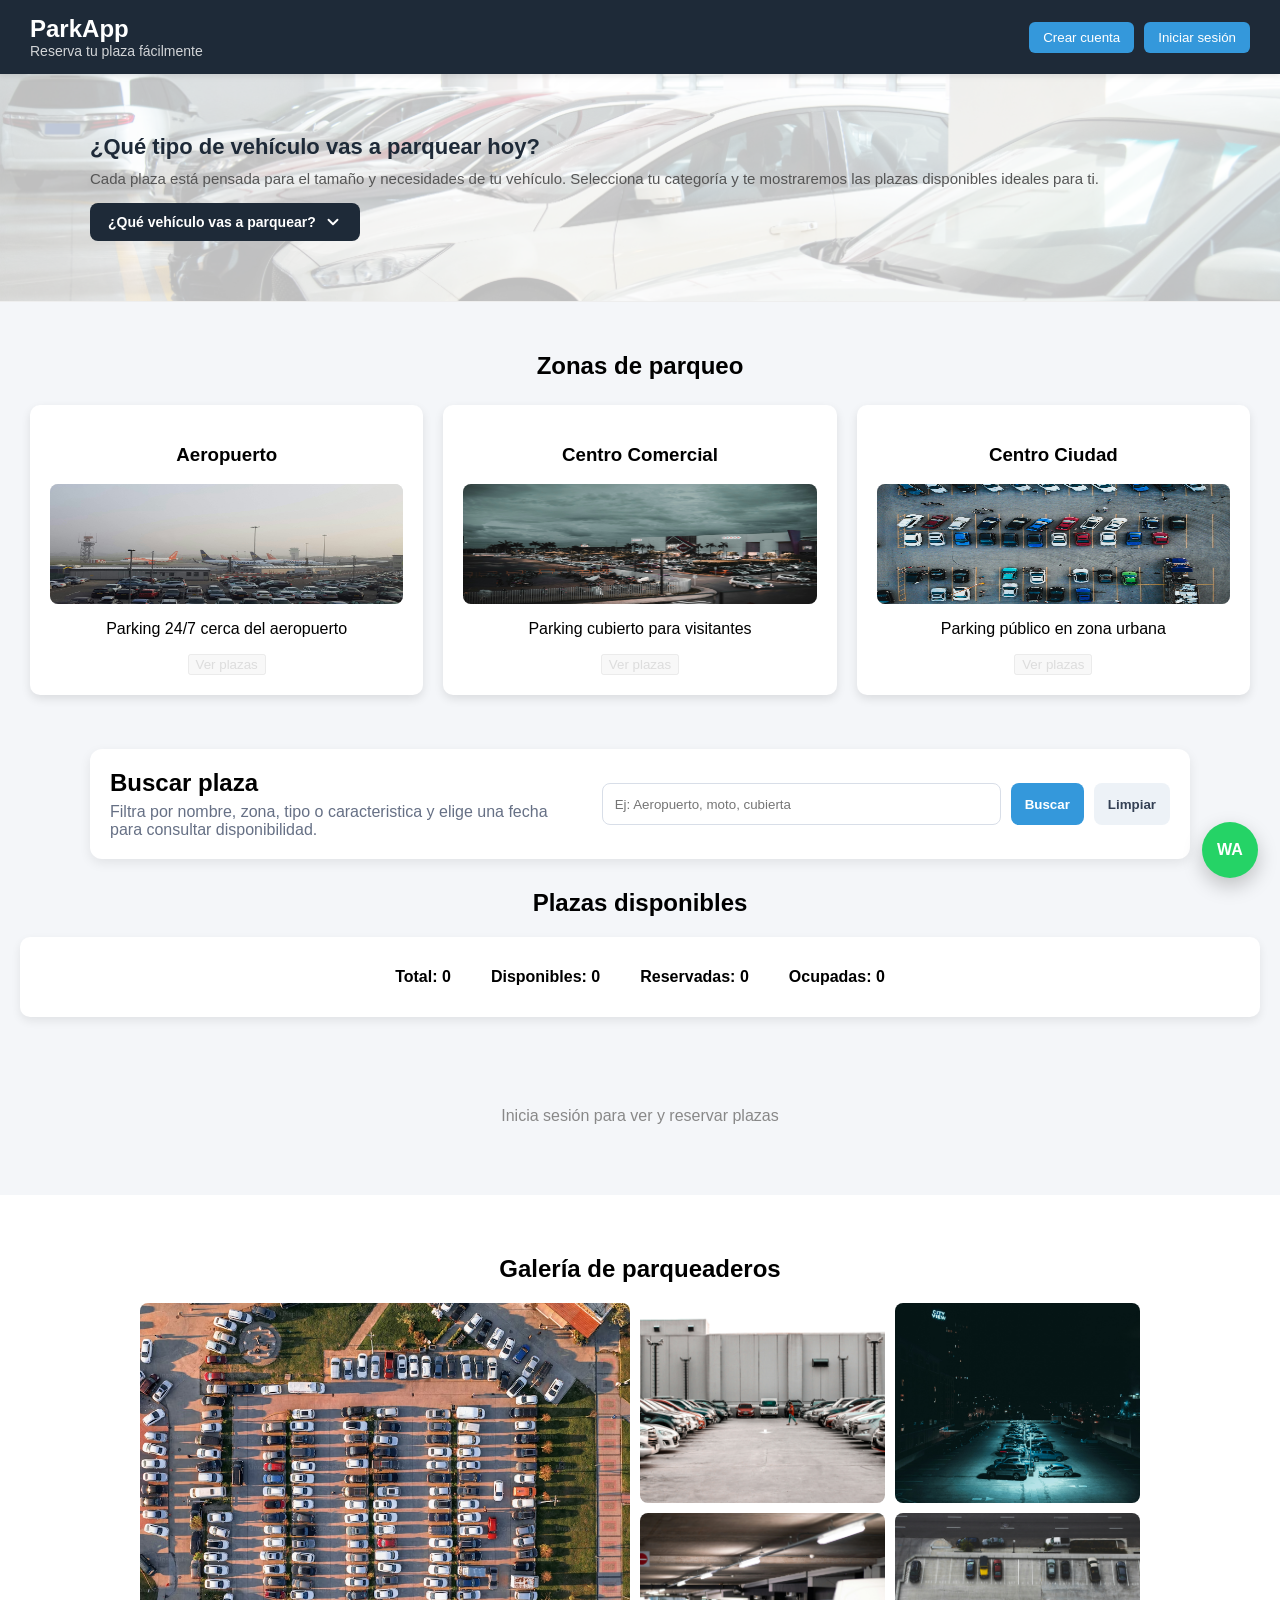
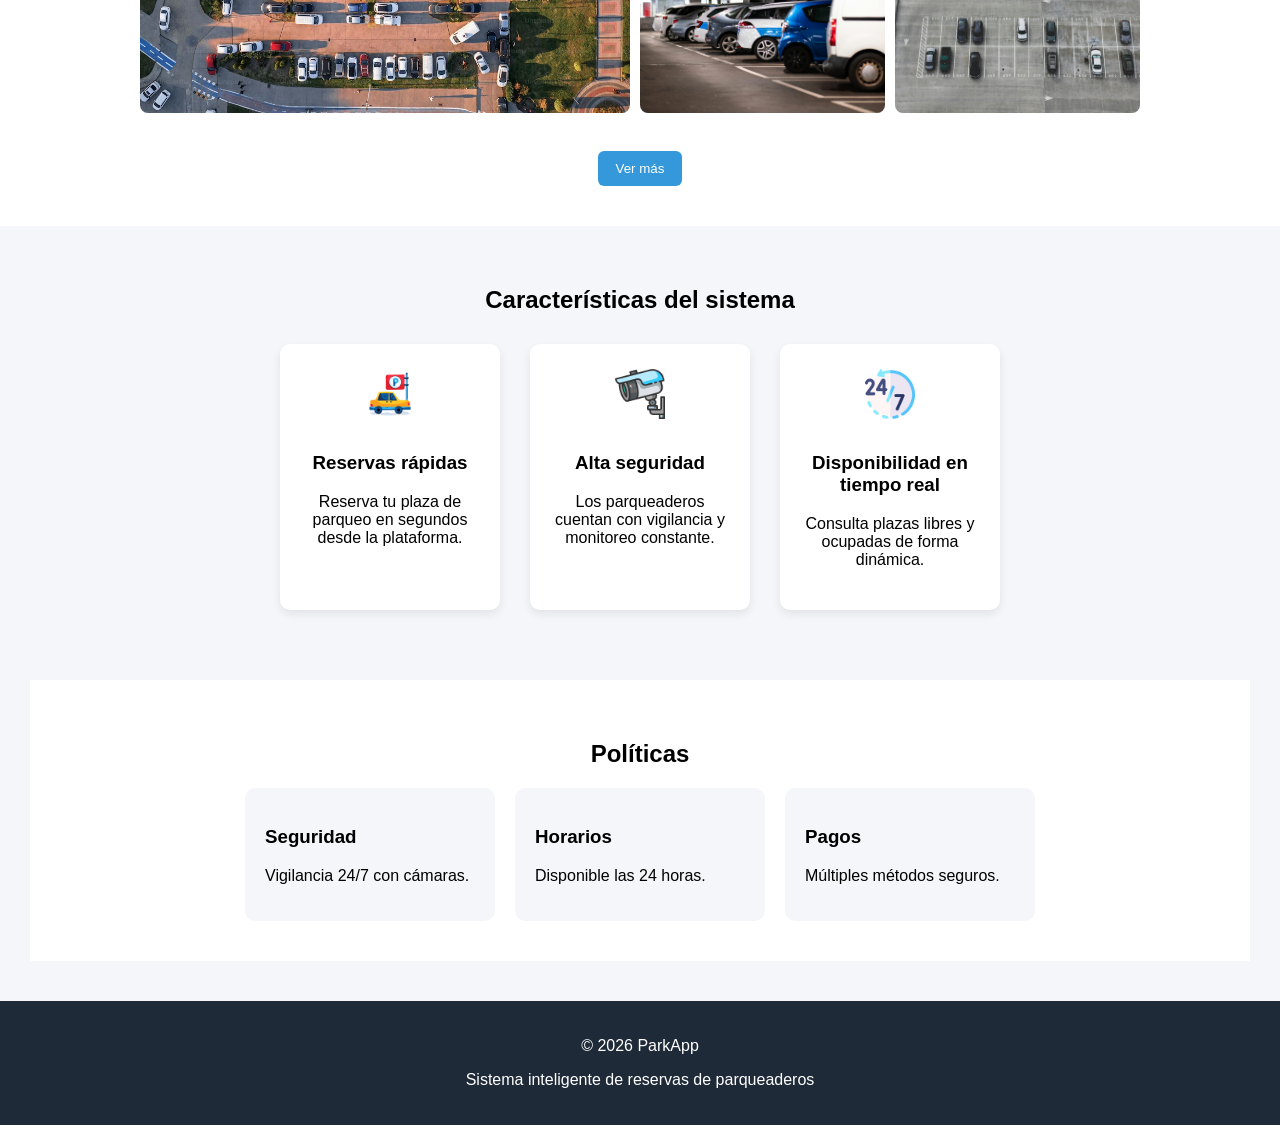
<file: Frontend/index.html>
<!DOCTYPE html>
<html lang="es">
<head>
<meta charset="UTF-8">
<meta name="viewport" content="width=device-width, initial-scale=1.0">
<title>ParkApp</title>
<link rel="stylesheet" href="./css/styles.css">
</head>

<body>

<!-- HEADER -->
<header class="header">
  <div class="header-left">
    <h1 class="logo">ParkApp</h1>
    <p class="lema">Reserva tu plaza fácilmente</p>
  </div>

  <div class="header-right" id="headerBtns">
    <button class="btn-header" id="btnHeaderCrear">Crear cuenta</button>
    <button class="btn-header" id="btnHeaderLogin">Iniciar sesión</button>
  </div>

<div class="header-right" id="headerUser" style="display:none;">
    <div id="usuarioInfo">
      <div class="avatar"></div>
      <span id="usuarioActual"></span>
    </div>
    <button class="btn-header" id="btnAdminPanel" style="display:none; background:#8e44ad;">Panel Admin</button>
    
    <div style="position: relative; display: inline-block;">
        <button class="btn-header" id="btnBandeja">Bandeja</button>
        <span id="badge-notif" class="badge-notif" style="display: none;">0</span>
    </div>

    <button class="btn-header" id="btnLogout">Cerrar sesión</button>
</div>
</header>

<!-- SECCION DESCRIPCION + CTA VEHICULOS -->
<section class="vehiculos-cta">
  <div class="vehiculos-cta-inner">
    <div class="vehiculos-cta-texto">
      <h2 class="vehiculos-cta-titulo">¿Qué tipo de vehículo vas a parquear hoy?</h2>
      <p class="vehiculos-cta-desc">
        Cada plaza está pensada para el tamaño y necesidades de tu vehículo.
        Selecciona tu categoría y te mostraremos las plazas disponibles ideales para ti.
      </p>
      <button class="btn-ver-categorias" id="btnVerCategorias">
        <span>¿Qué vehículo vas a parquear?</span>
        <svg width="18" height="18" viewBox="0 0 24 24" fill="none" stroke="currentColor" stroke-width="2.5" stroke-linecap="round" stroke-linejoin="round"><path d="M6 9l6 6 6-6"/></svg>
      </button>
    </div>
    <div class="vehiculos-cta-icon" aria-hidden="true"></div>
  </div>
</section>

<!-- AVISO LOGIN (visible cuando se abre categorías sin sesión) -->
<div id="avisoLoginCategorias" style="display:none;">
  <div class="aviso-login-banner">
    <span class="aviso-login-icono"></span>
    <div class="aviso-login-texto">
      <strong>Inicia sesión para continuar</strong>
      <span>Necesitas una cuenta activa para seleccionar tu vehículo y reservar una plaza.</span>
    </div>
    <button class="aviso-login-btn" id="btnAvisoLogin">Iniciar sesión</button>
  </div>
</div>

<!-- CATEGORIAS (ocultas por defecto) -->
<section class="categorias" id="seccionCategorias" style="display:none;">
  <h2>Categorías de vehículos</h2>
  <div id="contenedorCategorias" class="categoria-container"></div>
</section>
<!-- ZONAS -->
<section class="zonas">
  <h2 class="titulo-zonas">Zonas de parqueo</h2>
  <div class="zonas-container">
    <div class="zona-card">
      <h3>Aeropuerto</h3>
      <div class="zona-img">
        <img class="zona-img" src="img/airport.jpg" alt="Aeropuerto">
      </div>
      <p>Parking 24/7 cerca del aeropuerto</p>
      <button class="btn-zona">Ver plazas</button>
    </div>
    <div class="zona-card">
      <h3>Centro Comercial</h3>
      <div class="zona-img">
        <img class="zona-img" src="img/mall.jpg" alt="Centro Comercial">
      </div>
      <p>Parking cubierto para visitantes</p>
      <button class="btn-zona">Ver plazas</button>
    </div>
    <div class="zona-card">
      <h3>Centro Ciudad</h3>
      <div class="zona-img">
        <img class="zona-img" src="img/central.jpg" alt="Centro Ciudad">
      </div>
      <p>Parking público en zona urbana</p>
      <button class="btn-zona">Ver plazas</button>
    </div>
  </div>
</section>

<!-- BUSCADOR -->
<section class="buscador-reservas">
  <div class="buscador-inner">
    <div>
      <h2>Buscar plaza</h2>
      <p>Filtra por nombre, zona, tipo o caracteristica y elige una fecha para consultar disponibilidad.</p>
    </div>
    <div class="buscador-controles">
      <div class="buscador-campo">
        <input type="search" id="buscarPlaza" list="sugerenciasPlazas" placeholder="Ej: Aeropuerto, moto, cubierta">
        <datalist id="sugerenciasPlazas"></datalist>
      </div>
      <button id="btnBuscarPlaza" class="btn-buscar-plaza">Buscar</button>
      <button id="btnLimpiarBusqueda" class="btn-limpiar-busqueda">Limpiar</button>
    </div>
  </div>
</section>

<!-- FECHA DE RESERVA -->
<div id="fechaReservaContainer">
  <div class="fecha-wrapper">
    <label for="fechaReserva">Fecha de reserva:</label>
    <input type="date" id="fechaReserva">
    <span id="fechaError" class="fecha-error">Debes seleccionar una fecha antes de reservar</span>
  </div>
</div>

<!-- CONTADOR -->
<h2 class="titulo-plazas">Plazas disponibles</h2>
<button id="btnVolver" class="btn-volver">← Volver a ver todas las plazas</button>
<section class="contador">
  <p>Total: <span id="totalPlazas">0</span></p>
  <p>Disponibles: <span id="plazasLibres">0</span></p>
  <p>Reservadas: <span id="plazasReservadas">0</span></p>
  <p>Ocupadas: <span id="plazasOcupadas">0</span></p>
</section>

<section id="misReservasSection" style="display:none;">
  <div class="mis-reservas-wrapper">
    <div class="mis-reservas-header">
      <span class="mis-reservas-icono">🅿️</span>
      <div>
        <h2 class="mis-reservas-titulo">Mis Reservas</h2>
        <p class="mis-reservas-subtitulo">Tus plazas reservadas activas</p>
      </div>
    </div>
    <div id="misReservas" class="mis-reservas-grid"></div>
  </div>
</section>

<!-- PLAZAS -->
<section id="parkingContainer"></section>

<!-- MODAL DETALLE PLAZA -->
<div id="modalDetallePlaza" class="modal">
  <div class="modal-contenido modal-detalle-plaza">
    <span class="cerrar" id="cerrarDetallePlaza">&times;</span>
    <div id="detallePlazaContenido"></div>
  </div>
</div>

<!-- GALERIA -->
<section class="galeria">
  <h2>Galería de parqueaderos</h2>
  <div class="galeria-grid">
    <img class="galeria-principal" src="img/gallery/parking1.jpg" alt="Parqueadero principal">
    <img src="img/gallery/parking2.jpg" alt="Parqueadero 2">
    <img src="img/gallery/parking3.jpg" alt="Parqueadero 3">
    <img src="img/gallery/parking4.jpg" alt="Parqueadero 4">
    <img src="img/gallery/parking5.jpg" alt="Parqueadero 5">
  </div>
  <br>
  <a href="galeria.html"><button class="btn-galeria">Ver más</button></a>
</section>

<!-- CARACTERISTICAS -->
<section class="caracteristicas">
  <h2>Características del sistema</h2>
  <div class="caracteristicas-container">
    <div class="caracteristica">
      <img src="img/reserva.png" alt="Reserva">
      <h3>Reservas rápidas</h3>
      <p>Reserva tu plaza de parqueo en segundos desde la plataforma.</p>
    </div>
    <div class="caracteristica">
      <img src="img/seguridad.png" alt="Seguridad">
      <h3>Alta seguridad</h3>
      <p>Los parqueaderos cuentan con vigilancia y monitoreo constante.</p>
    </div>
    <div class="caracteristica">
      <img src="img/tiempo-real.png" alt="Disponibilidad">
      <h3>Disponibilidad en tiempo real</h3>
      <p>Consulta plazas libres y ocupadas de forma dinámica.</p>
    </div>
  </div>
</section>

<!-- POLITICAS -->
<section class="politicas">
  <h2>Políticas</h2>
  <div class="politicas-container">
    <div class="politica">
      <h3>Seguridad</h3>
      <p>Vigilancia 24/7 con cámaras.</p>
    </div>
    <div class="politica">
      <h3>Horarios</h3>
      <p>Disponible las 24 horas.</p>
    </div>
    <div class="politica">
      <h3>Pagos</h3>
      <p>Múltiples métodos seguros.</p>
    </div>
  </div>
</section>

<!-- NOTIFICACION -->
<div id="notificacion"></div>

<!-- MODAL CREAR CUENTA -->
<div id="modalCrear" class="modal">
  <div class="modal-contenido">
    <span class="cerrar" data-modal="modalCrear">&times;</span>
    <h2>Crear Cuenta</h2>
    <input type="text" id="nombreCrear" placeholder="Nombre">
    <input type="email" id="emailCrear" placeholder="Email">
    <input type="password" id="passCrear" placeholder="Contraseña">
    <select id="rolCrear">
      <option value="cliente">Cliente</option>
      <option value="admin">Administrador</option>
    </select>
    <button id="btnCrearCuenta">Crear Cuenta</button>
  </div>
</div>

<!-- MODAL INICIAR SESIÓN -->
<div id="modalLogin" class="modal">
  <div class="modal-contenido">
    <span class="cerrar" data-modal="modalLogin">&times;</span>
    <h2>Iniciar Sesión</h2>
    <input type="text" id="emailLogin" placeholder="Email o usuario">
    <input type="password" id="passLogin" placeholder="Contraseña">
    <button id="btnLogin">Iniciar Sesión</button>
  </div>
</div>

<footer class="footer">
  <p>© 2026 ParkApp</p>
  <p>Sistema inteligente de reservas de parqueaderos</p>
</footer>

<a class="btn-whatsapp" href="https://wa.me/573126857315?text=Hola%2C%20quiero%20informacion%20sobre%20una%20reserva%20de%20parqueadero" target="_blank" rel="noopener" aria-label="Contactar por WhatsApp">WA</a>

<script type="module" src="js/main.js"></script>

<script>
  // Toggle categorías: muestra aviso si no hay sesión, categorías si hay sesión
  document.getElementById("btnVerCategorias").addEventListener("click", function () {
    const seccion   = document.getElementById("seccionCategorias");
    const aviso     = document.getElementById("avisoLoginCategorias");
    const btn       = document.getElementById("btnVerCategorias");
    const abierto   = btn.classList.contains("activo");
    const haySession = !!localStorage.getItem("usuarioActual");

    if (abierto) {
      // Cerrar todo
      seccion.style.display = "none";
      aviso.style.display   = "none";
      btn.classList.remove("activo");
    } else {
      btn.classList.add("activo");
      if (!haySession) {
        aviso.style.display   = "block";
        seccion.style.display = "none";
        aviso.scrollIntoView({ behavior: "smooth", block: "center" });
      } else {
        aviso.style.display   = "none";
        seccion.style.display = "block";
        seccion.scrollIntoView({ behavior: "smooth", block: "start" });
      }
    }
  });

  // Botón "Iniciar sesión" del banner abre el modal
  document.getElementById("btnAvisoLogin").addEventListener("click", function () {
    document.getElementById("modalLogin").style.display = "flex";
  });

  // Cuando el usuario inicia sesión, ocultar aviso y mostrar categorías
  window.addEventListener("storage", function (e) {
    if (e.key === "usuarioActual" && e.newValue) {
      document.getElementById("avisoLoginCategorias").style.display = "none";
      const btn = document.getElementById("btnVerCategorias");
      if (btn.classList.contains("activo")) {
        document.getElementById("seccionCategorias").style.display = "block";
      }
    }
  });
</script>

<!-- ════════════ HU19: NOTIFICACIONES ════════════ -->
 
<!-- Notificación azul: correo enviado (aparece arriba al centro) -->
<div id="notifCorreo"></div>
 
<!-- Notificación roja: alerta de acción no permitida (abajo a la derecha) -->
<div id="notifHU19"></div>
 
 
<!-- ════════════ HU19: MODAL CONFIRMACIÓN ANTES DE RESERVAR ════════════ -->
<div id="modalConfirmacion" class="modal">
  <div class="modal-contenido">
    <h2>🅿️ Confirmar Reserva</h2>
 
    <!-- Aquí se llena dinámicamente con info de la plaza -->
    <div id="confirmInfoBox" class="info-confirmacion"></div>
 
    <div style="display:flex; justify-content:center; gap:12px; margin-top:10px;">
      <button id="btnConfirmarReserva" class="btn-ok">✅ Sí, reservar</button>
      <button id="btnCancelarConfirmacion" class="btn-no">❌ No, volver</button>
    </div>
  </div>
</div>
 
 
<!-- ════════════ HU19: MODAL BANDEJA DE SALIDA FAKE ════════════ -->

<div id="modalBandeja" class="modal">
  <div class="modal-contenido">
    <span class="cerrar" id="cerrarBandeja">&times;</span>
    <h2> Bandeja de mensajes</h2>
    <button id="btnLimpiarBandeja" class="btn-limpiar">
     Limpiar bandeja
     </button>

    <div id="listaMensajes"></div>
  </div>
</div>

<!-- ════════════ HU19: SCRIPT  ════════════ -->

</body>
</html>
</file>
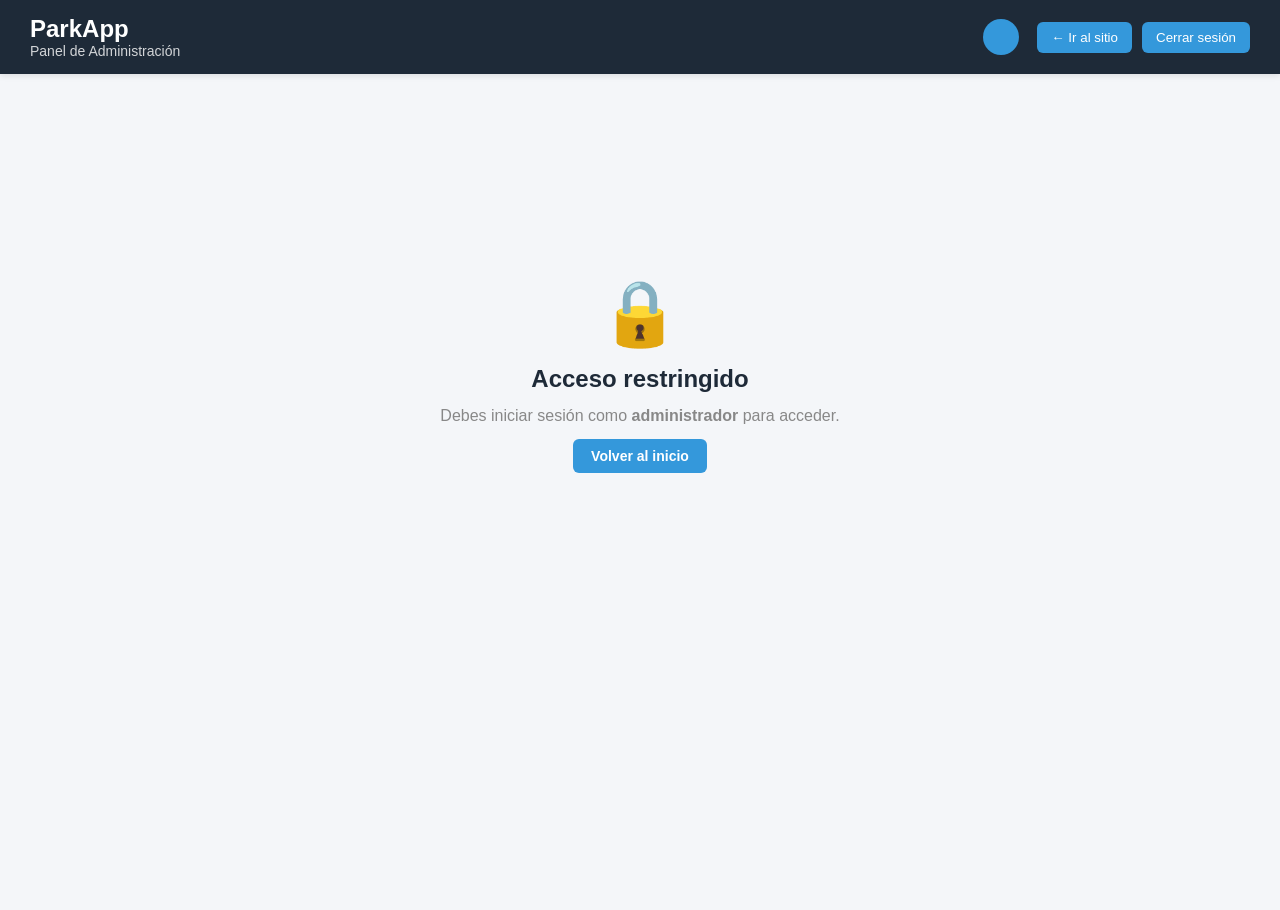
<file: Frontend/admin.html>
<!DOCTYPE html>

<html lang="es">
<head>
<meta charset="UTF-8">
<meta name="viewport" content="width=device-width, initial-scale=1.0">
<title>ParkApp — Panel Admin</title>
<link rel="stylesheet" href="./css/styles.css">
<style>
.mobile-bloqueado {
  display: none; position: fixed; top: 0; left: 0;
  width: 100%; height: 100%; background: #1e2a38; color: white;
  flex-direction: column; align-items: center; justify-content: center;
  z-index: 99999; gap: 16px; text-align: center; padding: 30px;
}
.mobile-bloqueado .icono { font-size: 60px; }
.mobile-bloqueado h2 { margin: 0; font-size: 22px; }
.mobile-bloqueado p  { margin: 0; color: rgba(255,255,255,0.6); font-size: 15px; }
@media (max-width: 768px) { .mobile-bloqueado { display: flex; } }
.admin-wrapper { display: flex; min-height: calc(100vh - 64px); }
.sidebar {
  width: 240px; min-width: 240px; background: #1e2a38; color: white;
  display: flex; flex-direction: column; padding-top: 20px;
  position: sticky; top: 64px; height: calc(100vh - 64px); overflow-y: auto;
}
.sidebar-section {
  padding: 8px 20px 4px 20px; font-size: 11px;
  text-transform: uppercase; letter-spacing: 1.2px;
  color: rgba(255,255,255,0.4); margin-top: 10px;
}
.sidebar-item {
  display: flex; align-items: center; gap: 12px;
  padding: 12px 20px; cursor: pointer;
  transition: background 0.2s; font-size: 14px;
  color: rgba(255,255,255,0.75); border-left: 3px solid transparent;
}
.sidebar-item:hover { background: rgba(255,255,255,0.07); color: white; }
.sidebar-item.activo { background: rgba(52,152,219,0.18); border-left: 3px solid #3498db; color: white; font-weight: bold; }
.sidebar-item .icon { font-size: 18px; width: 22px; text-align: center; }
.admin-main { flex: 1; padding: 30px; background: #f4f6f9; overflow-y: auto; }
.admin-page { display: none; }
.admin-page.visible { display: block; }
.page-title { font-size: 22px; font-weight: bold; color: #1e2a38; margin-bottom: 6px; }
.page-subtitle { color: #888; font-size: 14px; margin-bottom: 24px; }
.kpi-grid { display: grid; grid-template-columns: repeat(auto-fit, minmax(180px, 1fr)); gap: 16px; margin-bottom: 28px; }
.kpi-card { background: white; border-radius: 10px; padding: 20px; box-shadow: 0 2px 8px rgba(0,0,0,0.07); display: flex; flex-direction: column; gap: 6px; border-top: 4px solid #3498db; }
.kpi-card.verde    { border-top-color: #27ae60; }
.kpi-card.amarillo { border-top-color: #f1c40f; }
.kpi-card.rojo     { border-top-color: #e74c3c; }
.kpi-card.azul     { border-top-color: #3498db; }
.kpi-card.morado   { border-top-color: #8e44ad; }
.kpi-label { font-size: 12px; color: #888; text-transform: uppercase; letter-spacing: 0.8px; }
.kpi-valor { font-size: 32px; font-weight: bold; color: #1e2a38; }
.kpi-desc  { font-size: 12px; color: #aaa; }
.tabla-wrapper { background: white; border-radius: 10px; box-shadow: 0 2px 8px rgba(0,0,0,0.07); overflow: hidden; margin-bottom: 24px; }
.tabla-header { display: flex; justify-content: space-between; align-items: center; padding: 16px 20px; border-bottom: 1px solid #eee; }
.tabla-titulo { font-weight: bold; color: #1e2a38; font-size: 15px; }
.tabla-buscar { padding: 7px 12px; border: 1px solid #ddd; border-radius: 6px; font-size: 13px; outline: none; width: 200px; }
.tabla-buscar:focus { border-color: #3498db; }
table { width: 100%; border-collapse: collapse; font-size: 14px; }
thead tr { background: #f8f9fa; }
th { text-align: left; padding: 12px 16px; font-size: 12px; text-transform: uppercase; letter-spacing: 0.7px; color: #888; border-bottom: 1px solid #eee; }
td { padding: 12px 16px; border-bottom: 1px solid #f0f0f0; color: #444; }
tbody tr:hover { background: #fafbfc; }
tbody tr:last-child td { border-bottom: none; }
.badge { display: inline-block; padding: 3px 10px; border-radius: 20px; font-size: 12px; font-weight: bold; }
.badge-disponible { background: #eafaf1; color: #27ae60; border: 1px solid #27ae60; }
.badge-reservado  { background: #fef9e7; color: #d4ac0d; border: 1px solid #f1c40f; }
.badge-CONFIRMED  { background: #fef9e7; color: #d4ac0d; border: 1px solid #f1c40f; }
.badge-ocupado    { background: #fdf2f2; color: #e74c3c; border: 1px solid #e74c3c; }
.badge-admin      { background: #eaf0fb; color: #2980b9; border: 1px solid #3498db; }
.badge-cliente    { background: #f5f5f5; color: #666; border: 1px solid #ccc; }
.badge-CANCELLED  { background: #fdf2f2; color: #e74c3c; border: 1px solid #e74c3c; }
.btn-accion { padding: 5px 11px; border: none; border-radius: 5px; font-size: 12px; font-weight: bold; cursor: pointer; margin-right: 4px; transition: opacity 0.2s; }
.btn-accion:hover { opacity: 0.8; }
.btn-liberar  { background: #27ae60; color: white; }
.btn-editar   { background: #3498db; color: white; }
.btn-eliminar { background: #e74c3c; color: white; }
.btn-rol      { background: #8e44ad; color: white; }
.filtros-bar { display: flex; gap: 10px; flex-wrap: wrap; margin-bottom: 16px; }
.filtro-select { padding: 7px 12px; border: 1px solid #ddd; border-radius: 6px; font-size: 13px; background: white; cursor: pointer; outline: none; }
.filtro-select:focus { border-color: #3498db; }
.section-header { display: flex; justify-content: space-between; align-items: flex-end; margin-bottom: 20px; flex-wrap: wrap; gap: 12px; }
.btn-nuevo { padding: 9px 18px; background: #3498db; color: white; border: none; border-radius: 6px; font-weight: bold; cursor: pointer; font-size: 14px; }
.btn-nuevo:hover { background: #2980b9; }
.modal-admin { display: none; position: fixed; top: 0; left: 0; width: 100%; height: 100%; background: rgba(0,0,0,0.5); z-index: 10000; justify-content: center; align-items: center; }
.modal-admin.abierto { display: flex; }
.modal-admin-contenido { background: white; border-radius: 12px; padding: 32px; width: 420px; max-width: 95vw; position: relative; box-shadow: 0 10px 40px rgba(0,0,0,0.2); }
.modal-admin-contenido h3 { margin: 0 0 20px 0; color: #1e2a38; font-size: 18px; }
.form-grupo { display: flex; flex-direction: column; gap: 4px; margin-bottom: 14px; }
.form-grupo label { font-size: 13px; font-weight: bold; color: #555; }
.form-grupo input, .form-grupo select, .form-grupo textarea { padding: 9px 12px; border: 1px solid #ddd; border-radius: 6px; font-size: 14px; outline: none; font-family: inherit; }
.form-grupo input:focus, .form-grupo select:focus, .form-grupo textarea:focus { border-color: #3498db; }
.form-acciones { display: flex; justify-content: flex-end; gap: 10px; margin-top: 20px; }
.btn-cancelar-modal { padding: 9px 18px; background: #f0f0f0; border: none; border-radius: 6px; cursor: pointer; font-size: 14px; }
.btn-guardar-modal { padding: 9px 18px; background: #3498db; color: white; border: none; border-radius: 6px; cursor: pointer; font-size: 14px; font-weight: bold; }
.btn-guardar-modal:hover { background: #2980b9; }
.modal-cerrar-x { position: absolute; top: 14px; right: 18px; font-size: 22px; cursor: pointer; color: #aaa; line-height: 1; }
.modal-cerrar-x:hover { color: #333; }
.caract-tags { display: flex; flex-wrap: wrap; gap: 6px; margin-top: 6px; }
.caract-tag { background: #eaf0fb; color: #2980b9; border: 1px solid #3498db; border-radius: 20px; padding: 3px 10px; font-size: 12px; font-weight: bold; }
.caract-tag-none { color: #aaa; font-size: 12px; font-style: italic; }
.caract-check-list { display: flex; flex-direction: column; gap: 8px; max-height: 180px; overflow-y: auto; border: 1px solid #ddd; border-radius: 6px; padding: 10px; }
.caract-check-item { display: flex; align-items: center; gap: 8px; font-size: 13px; cursor: pointer; }
.cat-tag { display: inline-flex; align-items: center; gap: 8px; background: #f0f4f8; border: 1px solid #dde3ea; border-radius: 8px; padding: 10px 14px; font-size: 14px; font-weight: bold; color: #1e2a38; }
.cat-grid { display: grid; grid-template-columns: repeat(auto-fill, minmax(220px, 1fr)); gap: 12px; margin-bottom: 20px; }
.chart-wrapper { background: white; border-radius: 10px; padding: 20px; box-shadow: 0 2px 8px rgba(0,0,0,0.07); margin-bottom: 24px; }
.chart-titulo { font-weight: bold; color: #1e2a38; margin-bottom: 16px; font-size: 15px; }
.bar-chart { display: flex; flex-direction: column; gap: 12px; }
.bar-row { display: flex; align-items: center; gap: 12px; }
.bar-label { width: 130px; font-size: 13px; color: #555; text-align: right; flex-shrink: 0; }
.bar-track { flex: 1; background: #f0f0f0; border-radius: 6px; height: 22px; overflow: hidden; }
.bar-fill { height: 100%; border-radius: 6px; transition: width 0.8s ease; display: flex; align-items: center; padding-left: 8px; font-size: 11px; font-weight: bold; color: white; }
.bar-count { width: 32px; font-size: 13px; font-weight: bold; color: #1e2a38; }
.admin-alert { position: fixed; bottom: 24px; right: 24px; background: #1e2a38; color: white; padding: 13px 20px; border-radius: 8px; font-size: 14px; z-index: 99999; opacity: 0; transform: translateY(10px); transition: 0.3s; pointer-events: none; }
.admin-alert.mostrar { opacity: 1; transform: translateY(0); }
.admin-alert.verde { background: #27ae60; }
.admin-alert.rojo  { background: #e74c3c; }
.acceso-denegado { display: flex; flex-direction: column; align-items: center; justify-content: center; min-height: 60vh; gap: 14px; text-align: center; }
.acceso-denegado .icono { font-size: 64px; }
.acceso-denegado h2 { color: #1e2a38; margin: 0; }
.acceso-denegado p  { color: #888; margin: 0; }
</style>
</head>
<body>

<div class="mobile-bloqueado">
  <div class="icono">🖥️</div>
  <h2>Panel no disponible en móvil</h2>
  <p>Por favor accede desde un computador para usar el panel de administración.</p>
</div>

<header class="header">
  <div class="header-left">
    <h1 class="logo" onclick="location.href='index.html'" style="cursor:pointer">ParkApp</h1>
    <p class="lema">Panel de Administración</p>
  </div>
  <div class="header-right" id="headerUser">
    <div id="usuarioInfo">
      <div class="avatar" id="avatarAdmin"></div>
      <span id="usuarioActualAdmin"></span>
    </div>
    <button class="btn-header" onclick="location.href='index.html'">← Ir al sitio</button>
    <button class="btn-header" id="btnLogoutAdmin">Cerrar sesión</button>
  </div>
</header>

<div class="admin-wrapper">
  <nav class="sidebar" id="sidebar">
    <div class="sidebar-section">Principal</div>
    <div class="sidebar-item activo" data-page="dashboard"><span class="icon">📊</span> Dashboard</div>
    <div class="sidebar-section">Gestión</div>
    <div class="sidebar-item" data-page="plazas"><span class="icon">🅿️</span> Plazas</div>
    <div class="sidebar-item" data-page="reservas"><span class="icon">📋</span> Reservas</div>
    <div class="sidebar-item" data-page="usuarios"><span class="icon">👥</span> Usuarios</div>
    <div class="sidebar-item" data-page="caracteristicas"><span class="icon">🏷️</span> Características</div>
    <div class="sidebar-item" data-page="categorias"><span class="icon">🚗</span> Categorías</div>
    <div class="sidebar-section">Sistema</div>
    <div class="sidebar-item" data-page="reportes"><span class="icon">📈</span> Reportes</div>
    <div class="sidebar-item" data-page="configuracion"><span class="icon">⚙️</span> Configuración</div>
  </nav>

  <main class="admin-main">
    <div id="accesoDenegado" class="acceso-denegado" style="display:none">
      <div class="icono">🔒</div>
      <h2>Acceso restringido</h2>
      <p>Debes iniciar sesión como <strong>administrador</strong> para acceder.</p>
      <button class="btn-nuevo" onclick="location.href='index.html'">Volver al inicio</button>
    </div>

    <!-- DASHBOARD -->
    <div class="admin-page visible" id="page-dashboard">
      <div class="page-title">Dashboard</div>
      <div class="page-subtitle">Resumen general del sistema</div>
      <div class="kpi-grid">
        <div class="kpi-card verde">  <div class="kpi-label">Disponibles</div><div class="kpi-valor" id="kpi-disponibles">—</div><div class="kpi-desc">Listas para reservar</div></div>
        <div class="kpi-card amarillo"><div class="kpi-label">Reservadas</div><div class="kpi-valor" id="kpi-reservadas">—</div><div class="kpi-desc">Con fecha asignada</div></div>
        <div class="kpi-card rojo">   <div class="kpi-label">Ocupadas</div>  <div class="kpi-valor" id="kpi-ocupadas">—</div>  <div class="kpi-desc">En uso ahora</div></div>
        <div class="kpi-card azul">   <div class="kpi-label">Total plazas</div><div class="kpi-valor" id="kpi-total">—</div>   <div class="kpi-desc">En todas las zonas</div></div>
        <div class="kpi-card morado"> <div class="kpi-label">Usuarios</div>  <div class="kpi-valor" id="kpi-usuarios">—</div>  <div class="kpi-desc">Registrados</div></div>
      </div>
      <div class="chart-wrapper"><div class="chart-titulo">Plazas por zona</div><div class="bar-chart" id="chartZonas"></div></div>
      <div class="chart-wrapper"><div class="chart-titulo">Plazas por tipo de vehículo</div><div class="bar-chart" id="chartTipos"></div></div>
    </div>

    <!-- PLAZAS -->
    <div class="admin-page" id="page-plazas">
      <div class="section-header">
        <div><div class="page-title">Gestión de plazas</div><div class="page-subtitle">Administra el estado de cada plaza</div></div>
        <button class="btn-nuevo" id="btnNuevaPlaza">+ Nueva plaza</button>
      </div>
      <div class="filtros-bar">
        <select class="filtro-select" id="filtroZona">
          <option value="">Todas las zonas</option>
          <option>Aeropuerto</option><option>Centro Comercial</option><option>Centro Ciudad</option>
        </select>
        <select class="filtro-select" id="filtroTipo">
          <option value="">Todos los tipos</option>
          <option value="Cubierto">Cubierto</option>
          <option value="Descubierto">Descubierto</option>
          <option value="Motos">Motos</option>
        </select>
        <select class="filtro-select" id="filtroEstado">
          <option value="">Todos los estados</option>
          <option value="disponible">Disponible</option>
          <option value="reservado">Reservado</option>
          <option value="ocupado">Ocupado</option>
        </select>
      </div>
      <div class="tabla-wrapper">
        <div class="tabla-header">
          <span class="tabla-titulo">Listado de plazas</span>
          <input class="tabla-buscar" placeholder="Buscar plaza..." id="buscarPlaza">
        </div>
        <table><thead><tr><th>ID</th><th>Nombre</th><th>Zona</th><th>Categoría</th><th>Precio/hora</th><th>Características</th><th>Acciones</th></tr></thead>
        <tbody id="tablaPlazasBody"></tbody></table>
      </div>
    </div>

    <!-- RESERVAS -->
    <div class="admin-page" id="page-reservas">
      <div class="section-header">
        <div><div class="page-title">Reservas activas</div><div class="page-subtitle">Historial de todas las reservas en el sistema</div></div>
      </div>
      <div class="tabla-wrapper">
        <div class="tabla-header">
          <span class="tabla-titulo">Historial de reservas</span>
          <input class="tabla-buscar" placeholder="Buscar..." id="buscarReserva">
        </div>
        <table><thead><tr><th>ID</th><th>Plaza</th><th>Zona</th><th>Tipo</th><th>Estado</th><th>Fecha inicio</th><th>Reservado por</th><th>Acción</th></tr></thead>
        <tbody id="tablaReservasBody"></tbody></table>
      </div>
    </div>
<div id="paginacionPlazas" style="display:flex;justify-content:center;gap:8px;margin-top:12px"></div>
    <!-- USUARIOS -->
    <div class="admin-page" id="page-usuarios">
      <div class="section-header">
        <div><div class="page-title">Gestión de usuarios</div><div class="page-subtitle">Usuarios registrados — puedes cambiar su rol o eliminarlos</div></div>
      </div>
      <div class="tabla-wrapper">
        <div class="tabla-header">
          <span class="tabla-titulo">Usuarios registrados</span>
          <input class="tabla-buscar" placeholder="Buscar usuario..." id="buscarUsuario">
        </div>
        <table><thead><tr><th>Nombre</th><th>Email</th><th>Rol</th><th>Acciones</th></tr></thead>
        <tbody id="tablaUsuariosBody"></tbody></table>
      </div>
    </div>

    <!-- CARACTERÍSTICAS -->
    <div class="admin-page" id="page-caracteristicas">
      <div class="section-header">
        <div><div class="page-title">Características</div><div class="page-subtitle">Administra las características y asócialas a plazas</div></div>
        <button class="btn-nuevo" id="btnNuevaCaract">+ Nueva característica</button>
      </div>
      <div class="tabla-wrapper">
        <div class="tabla-header">
          <span class="tabla-titulo">Listado de características</span>
          <input class="tabla-buscar" placeholder="Buscar..." id="buscarCaract">
        </div>
        <table><thead><tr><th>ID</th><th>Nombre</th><th>Descripción</th><th>Plazas asociadas</th><th>Acciones</th></tr></thead>
        <tbody id="tablaCaractBody"></tbody></table>
      </div>
    </div>

    <!-- CATEGORÍAS -->
    <div class="admin-page" id="page-categorias">
      <div class="section-header">
        <div><div class="page-title">Categorías de vehículo</div><div class="page-subtitle">Alta, edición y eliminación de categorías.</div></div>
        <button class="btn-nuevo" id="btnNuevaCategoria">+ Nueva categoría</button>
      </div>
      <div class="tabla-wrapper">
        <div class="tabla-header">
          <span class="tabla-titulo">Categorías registradas</span>
          <input class="tabla-buscar" placeholder="Buscar categoría..." id="buscarCategoria">
        </div>
        <table><thead><tr><th>ID</th><th>Nombre</th><th>Icono</th><th>Largo</th><th>Ancho</th><th>Altura</th><th>Plazas asociadas</th><th>Acciones</th></tr></thead>
        <tbody id="tablaCategoriasBody"></tbody></table>
      </div>
    </div>

    <!-- REPORTES -->
    <div class="admin-page" id="page-reportes">
      <div class="page-title">Reportes</div>
      <div class="page-subtitle">Estadísticas generales del sistema</div>
      <div class="kpi-grid">
        <div class="kpi-card verde">  <div class="kpi-label">Ocupación total</div><div class="kpi-valor" id="rep-ocupacion">—</div><div class="kpi-desc">% reservas activas</div></div>
        <div class="kpi-card azul">   <div class="kpi-label">Zona más activa</div><div class="kpi-valor" id="rep-zona" style="font-size:16px;margin-top:4px">—</div><div class="kpi-desc">Mayor cantidad de reservas</div></div>
        <div class="kpi-card morado"> <div class="kpi-label">Tipo más frecuente</div><div class="kpi-valor" id="rep-tipo" style="font-size:16px;margin-top:4px">—</div><div class="kpi-desc">Categoría más reservada</div></div>
      </div>
      <div class="chart-wrapper"><div class="chart-titulo">Reservas por zona</div><div class="bar-chart" id="chartEstados"></div></div>
    </div>

    <!-- CONFIGURACIÓN -->
    <div class="admin-page" id="page-configuracion">
      <div class="page-title">Configuración</div>
      <div class="page-subtitle">Ajustes del sistema ParkApp</div>
      <div class="tabla-wrapper" style="padding:24px;max-width:500px">
        <div style="display:flex;flex-direction:column;gap:16px">
          <div class="form-grupo"><label>Nombre del sistema</label><input type="text" id="cfgNombre" value="ParkApp"></div>
          <div class="form-grupo"><label>Máximo de plazas por zona</label><input type="number" id="cfgMaxPlazas" value="10" min="1"></div>
          <div class="form-grupo"><label>Permitir registro de nuevos usuarios</label>
            <select id="cfgRegistro"><option value="si">Sí</option><option value="no">No</option></select>
          </div>
          <button class="btn-nuevo" id="btnGuardarConfig">Guardar configuración</button>
        </div>
      </div>
    </div>
  </main>
</div>

<!-- MODAL PLAZA -->
<div class="modal-admin" id="modalPlaza">
  <div class="modal-admin-contenido">
    <span class="modal-cerrar-x" id="cerrarModalPlaza">&times;</span>
    <h3 id="tituloModalPlaza">Nueva Plaza</h3>

    <div class="form-grupo">
      <label>Nombre</label>
      <input type="text" id="plazaNombre" placeholder="Ej: Parqueadero A3">
    </div>
    <div class="form-grupo">
      <label>Descripción</label>
      <input type="text" id="plazaDescripcion" placeholder="Ej: Zona cubierta cerca a la entrada">
    </div>
    <div class="form-grupo">
      <label>Zona</label>
      <select id="plazaZona">
        <option>Aeropuerto</option>
        <option>Centro Comercial</option>
        <option>Centro Ciudad</option>
      </select>
    </div>
    <div class="form-grupo">
      <label>Categoría</label>
      <select id="plazaCategoria"></select>
    </div>
    <div class="form-grupo">
      <label>Precio por hora ($)</label>
      <input type="number" id="plazaPrecio" placeholder="5000" min="0">
    </div>
    <div class="form-grupo">
      <label>Características</label>
      <div class="caract-check-list" id="plazaCaractList">
        <span style="color:#aaa;font-size:12px">Cargando características...</span>
      </div>
    </div>

    <div class="form-acciones">
      <button class="btn-cancelar-modal" id="cancelarModalPlaza">Cancelar</button>
      <button class="btn-guardar-modal" id="guardarPlaza">Guardar</button>
    </div>
  </div>
</div>
<!-- MODAL CARACTERÍSTICA -->
<div class="modal-admin" id="modalCaract">
  <div class="modal-admin-contenido">
    <span class="modal-cerrar-x" id="cerrarModalCaract">&times;</span>
    <h3 id="tituloModalCaract">Nueva Característica</h3>
    <div class="form-grupo"><label>Nombre</label><input type="text" id="caractNombre" placeholder="Ej: Techado, Vigilancia 24h..."></div>
    <div class="form-grupo"><label>Descripción</label><textarea id="caractDesc" rows="3" placeholder="Describe esta característica..."></textarea></div>
    <div class="form-acciones">
      <button class="btn-cancelar-modal" id="cancelarModalCaract">Cancelar</button>
      <button class="btn-guardar-modal" id="guardarCaract">Guardar</button>
    </div>
  </div>
</div>

<!-- MODAL CATEGORÍA -->
<div class="modal-admin" id="modalCategoria">
  <div class="modal-admin-contenido">
    <span class="modal-cerrar-x" id="cerrarModalCategoria">&times;</span>
    <h3 id="tituloModalCategoria">Nueva Categoría</h3>
    <div class="form-grupo">
      <label>Nombre (slug, sin espacios)</label>
      <input type="text" id="catNombre" placeholder="Ej: automovil, camioneta, moto">
    </div>
    <div class="form-grupo"><label>Nombre visible</label><input type="text" id="catLabel" placeholder="Ej: Automóvil"></div>
    <div class="form-grupo"><label>Icono (emoji)</label><input type="text" id="catIcono" placeholder="🚗" maxlength="4" style="width:80px"></div>
    <div style="display:grid;grid-template-columns:1fr 1fr 1fr;gap:10px">
      <div class="form-grupo"><label>Largo (m)</label><input type="text" id="catLargo" placeholder="4.5 – 5.0"></div>
      <div class="form-grupo"><label>Ancho (m)</label><input type="text" id="catAncho" placeholder="2.2 – 2.5"></div>
      <div class="form-grupo"><label>Altura (m)</label><input type="text" id="catAltura" placeholder="2.0"></div>
    </div>
    <div class="form-acciones">
      <button class="btn-cancelar-modal" id="cancelarModalCategoria">Cancelar</button>
      <button class="btn-guardar-modal" id="guardarCategoria">Guardar</button>
    </div>
  </div>
</div>

<div class="admin-alert" id="adminAlert"></div>

<script type="module">

import { obtenerPlazas, guardarPlazas, obtenerTodasLasReservas, eliminarProducto, cancelarReservaBackend, crearProducto, sesionValida, obtenerUsuarios, eliminarUsuario, cambiarRolUsuario } from "./js/api.js";

let plazas   = [];
let reservas = [];
let usuarioActual     = null;
let editandoPlazaId   = null;
let editandoCaractId  = null;
let editandoCategoriaId = null;

let caracteristicas = JSON.parse(localStorage.getItem("caracteristicas")) || [
  { id: 1, nombre: "Techado",        descripcion: "Plaza con techo protegido de lluvia" },
  { id: 2, nombre: "Vigilancia 24h", descripcion: "Cámaras y guardia de seguridad" },
  { id: 3, nombre: "Iluminado",      descripcion: "Iluminación artificial nocturna" },
  { id: 4, nombre: "Accesible",      descripcion: "Adaptado para personas con discapacidad" },
  { id: 5, nombre: "Eléctrico",      descripcion: "Cargador para vehículos eléctricos" },
];

let categoriasVehiculo = JSON.parse(localStorage.getItem("categoriasVehiculo")) || [
  { id: 1, nombre: "automovil", label: "Automóvil", icono: "🚗", largo: "4.5 – 5.0", ancho: "2.2 – 2.5", altura: "2.0" },
  { id: 2, nombre: "camioneta", label: "Camioneta", icono: "🚙", largo: "5.0 – 5.5", ancho: "2.5 – 2.8", altura: "2.5" },
  { id: 3, nombre: "moto",      label: "Moto",      icono: "🏍️", largo: "2.0 – 2.5", ancho: "1.0 – 1.2", altura: "1.5" },
];

function guardarCaracteristicas()   { localStorage.setItem("caracteristicas",   JSON.stringify(caracteristicas)); }
function guardarCategoriasVehiculo(){ localStorage.setItem("categoriasVehiculo", JSON.stringify(categoriasVehiculo)); }

/* ===== INIT ===== */
async function iniciar() {
  const raw = localStorage.getItem("usuarioActual");
  if (!raw || !sesionValida()) { denegarAcceso(); return; }
  usuarioActual = JSON.parse(raw);
  if (usuarioActual.rol !== "admin") { denegarAcceso(); return; }

  const iniciales = (usuarioActual.nombre || usuarioActual.username || "A")
    .split(" ").map(n => n[0]).join("").toUpperCase();
  document.getElementById("avatarAdmin").textContent = iniciales;
  document.getElementById("usuarioActualAdmin").textContent =
    `Hola, ${usuarioActual.nombre || usuarioActual.username} (${usuarioActual.rol})`;

  plazas   = await obtenerPlazas();
  reservas = await obtenerTodasLasReservas();

  configurarSidebar();
  configurarLogout();
  configurarModalPlaza();
  configurarModalCaract();
  configurarModalCategoria();
  configurarFiltrosPlazas();
  configurarBusquedas();
  configurarConfig();

  renderDashboard();
  renderTablaPlazas();
  renderTablaReservas();
  renderTablaUsuarios();
  renderTablaCaract();
  renderTablaCategorias();
  renderReportes();
}

function denegarAcceso() {
  document.querySelectorAll(".admin-page").forEach(p => p.classList.remove("visible"));
  document.getElementById("accesoDenegado").style.display = "flex";
  document.getElementById("sidebar").style.display = "none";
}

/* ===== SIDEBAR ===== */
function configurarSidebar() {
  document.querySelectorAll(".sidebar-item").forEach(item => {
    item.addEventListener("click", () => {
      document.querySelectorAll(".sidebar-item").forEach(i => i.classList.remove("activo"));
      item.classList.add("activo");
      const page = item.dataset.page;
      document.querySelectorAll(".admin-page").forEach(p => p.classList.remove("visible"));
      document.getElementById("page-" + page).classList.add("visible");
    });
  });
}

function configurarLogout() {
  document.getElementById("btnLogoutAdmin").onclick = () => {
    localStorage.removeItem("usuarioActual");
    location.href = "index.html";
  };
}

/* ===== DASHBOARD ===== */
function renderDashboard() {
  // KPIs basados en reservas reales de la BD
  const reservasActivas = reservas.filter(r => r.estado === "CONFIRMED").length;
  document.getElementById("kpi-disponibles").textContent = plazas.length - reservasActivas;
  document.getElementById("kpi-reservadas").textContent  = reservasActivas;
  document.getElementById("kpi-ocupadas").textContent    = 0;
  document.getElementById("kpi-total").textContent       = plazas.length;

  const usuarios = JSON.parse(localStorage.getItem("usuarios")) || [];
  document.getElementById("kpi-usuarios").textContent = usuarios.length;

  const zonas = ["Aeropuerto", "Centro Comercial", "Centro Ciudad"];
  const coloresZona = ["#3498db", "#8e44ad", "#27ae60"];
  const chartZonas = document.getElementById("chartZonas");
  chartZonas.innerHTML = "";
  zonas.forEach((z, i) => {
    const count = plazas.filter(p => p.zona === z).length;
    const pct   = plazas.length ? Math.round(count / plazas.length * 100) : 0;
    chartZonas.innerHTML += barRow(z, count, pct, coloresZona[i]);
  });

  const coloresTipo = ["#e74c3c", "#f1c40f", "#1abc9c", "#9b59b6", "#e67e22"];
  const chartTipos = document.getElementById("chartTipos");
  chartTipos.innerHTML = "";
  categoriasVehiculo.forEach((cat, i) => {
    const count = plazas.filter(p => p.tipo === cat.nombre).length;
    const pct   = plazas.length ? Math.round(count / plazas.length * 100) : 0;
    chartTipos.innerHTML += barRow(cat.label, count, pct, coloresTipo[i % coloresTipo.length]);
  });
}

function barRow(label, count, pct, color) {
  return `<div class="bar-row">
    <div class="bar-label">${label}</div>
    <div class="bar-track"><div class="bar-fill" style="width:${pct}%;background:${color}">${pct > 10 ? pct + "%" : ""}</div></div>
    <div class="bar-count">${count}</div>
  </div>`;
}

const PLAZAS_POR_PAGINA = 5;
let paginaActualPlazas = 1;

async function renderTablaPlazas(filtros = {}) {
  let lista = await obtenerPlazas();

  if (filtros.zona)   lista = lista.filter(p => (p.zona || "").toLowerCase() === filtros.zona.toLowerCase());
  if (filtros.tipo)   lista = lista.filter(p => (p.category?.name || "").toLowerCase().includes(filtros.tipo.toLowerCase()));
  if (filtros.buscar) {
    const q = filtros.buscar.toLowerCase();
    lista = lista.filter(p =>
      String(p.id).includes(q) ||
      (p.zona || "").toLowerCase().includes(q) ||
      (p.name || p.nombre || "").toLowerCase().includes(q) ||
      (p.category?.name || "").toLowerCase().includes(q)
    );
  }

  // Paginación
  const totalPaginas = Math.ceil(lista.length / PLAZAS_POR_PAGINA);
  if (paginaActualPlazas > totalPaginas) paginaActualPlazas = 1;
  const inicio = (paginaActualPlazas - 1) * PLAZAS_POR_PAGINA;
  const paginada = lista.slice(inicio, inicio + PLAZAS_POR_PAGINA);

  const tbody = document.getElementById("tablaPlazasBody");
  tbody.innerHTML = paginada.length === 0
    ? `<tr><td colspan="7" style="text-align:center;color:#aaa;padding:20px">No se encontraron plazas</td></tr>`
    : paginada.map(p => {
        const caractHtml = (p.features && p.features.length > 0)
          ? p.features.map(f => `<span class="caract-tag">${f.name}</span>`).join(" ")
          : `<span class="caract-tag-none">Sin características</span>`;
        return `<tr>
          <td><strong>#${p.id}</strong></td>
          <td>${p.name || p.nombre || "-"}</td>
          <td>${p.zona || "-"}</td>
          <td>${p.category?.name || "-"}</td>
          <td>$${(p.precioPorHora || 5000).toLocaleString("es-CO")}/h</td>
          <td><div class="caract-tags">${caractHtml}</div></td>
          <td>
            <button class="btn-accion btn-eliminar" data-id="${p.id}" data-accion="eliminar">Eliminar</button>
          </td>
        </tr>`;
      }).join("");

  // Botones paginación
  const paginacionDiv = document.getElementById("paginacionPlazas");
  if (paginacionDiv) {
    paginacionDiv.innerHTML = "";
    for (let i = 1; i <= totalPaginas; i++) {
      const btn = document.createElement("button");
      btn.textContent = i;
      btn.style.cssText = `
        padding: 6px 12px; border: 1px solid #ddd; border-radius: 6px;
        cursor: pointer; font-size: 13px;
        background: ${i === paginaActualPlazas ? "#3498db" : "white"};
        color: ${i === paginaActualPlazas ? "white" : "#444"};
        font-weight: ${i === paginaActualPlazas ? "bold" : "normal"};
      `;
      btn.onclick = () => {
        paginaActualPlazas = i;
        renderTablaPlazas(filtros);
      };
      paginacionDiv.appendChild(btn);
    }

    // Info páginas
    const info = document.createElement("span");
    info.style.cssText = "font-size:13px;color:#888;align-self:center;margin-left:8px";
    info.textContent = `${lista.length} plazas — página ${paginaActualPlazas} de ${totalPaginas || 1}`;
    paginacionDiv.appendChild(info);
  }

  tbody.querySelectorAll("[data-accion='eliminar']").forEach(btn => {
    btn.onclick = async () => {
      const id = Number(btn.dataset.id);
      if (!confirm(`¿Eliminar la plaza #${id}?`)) return;
      const resultado = await eliminarProducto(id);
      if (resultado.ok) {
        toast("Plaza eliminada", "verde");
        plazas = await obtenerPlazas();
        await renderTablaPlazas(filtros);
        renderDashboard();
      } else {
        toast(resultado.error || "Error al eliminar", "rojo");
      }
    };
  });
}

/* ===== TABLA RESERVAS ===== */
// ✅ FIX: filtra CANCELLED en lugar de CANCELADA, y muestra username correctamente
function renderTablaReservas(buscar = "") {
  const lista = reservas.filter(r => {
    if (r.estado === "CANCELLED") return false; // ← fix estado
    if (!buscar) return true;
    const q = buscar.toLowerCase();
    return String(r.id).includes(q) ||
      (r.product?.name || "").toLowerCase().includes(q) ||
      (r.user?.username || r.user?.email || "").toLowerCase().includes(q) ||
      (r.product?.zona || "").toLowerCase().includes(q);
  });

  const tbody = document.getElementById("tablaReservasBody");
  tbody.innerHTML = lista.length === 0
    ? `<tr><td colspan="8" style="text-align:center;color:#aaa;padding:20px">No hay reservas activas</td></tr>`
    : lista.map(r => {
        // ✅ FIX: intenta varias propiedades para mostrar quién reservó
        const reservadoPor = r.user?.username || r.user?.email || r.user?.nombre || "—";
        const estadoBadge  = r.estado === "CONFIRMED" ? "badge-reservado" : "badge-CANCELLED";
        const estadoLabel  = r.estado === "CONFIRMED" ? "Confirmada" : r.estado;
        return `<tr>
          <td><strong>#${r.id}</strong></td>
          <td>#${r.product?.id || "—"} ${r.product?.name || ""}</td>
          <td>${r.product?.zona || "—"}</td>
          <td>${r.product?.category?.name || "—"}</td>
          <td><span class="badge ${estadoBadge}">${estadoLabel}</span></td>
          <td>${r.startTime?.split("T")[0] || "—"}</td>
          <td style="font-size:12px;color:#555;font-weight:bold">${reservadoPor}</td>
          <td>
            <button class="btn-accion btn-eliminar" data-id="${r.id}" data-accion="cancelar-reserva">Cancelar</button>
          </td>
        </tr>`;
      }).join("");

  tbody.querySelectorAll("[data-accion='cancelar-reserva']").forEach(btn => {
    btn.onclick = async () => {
      if (!confirm("¿Cancelar esta reserva?")) return;
      const resultado = await cancelarReservaBackend(btn.dataset.id);
      if (resultado.ok) {
        reservas = await obtenerTodasLasReservas();
        toast("Reserva cancelada", "verde");
        refrescar();
      } else {
        toast("Error al cancelar: " + resultado.error, "rojo");
      }
    };
  });
}

/* ===== TABLA USUARIOS ===== */
// ✅ FIX: admin no puede eliminarse a sí mismo ni a otro admin
async function renderTablaUsuarios(buscar = "") {

  // ============================================
  // Obtener usuarios reales del backend
  // ============================================

  const usuariosBackend = await obtenerUsuarios();

  // ============================================
  // Filtrar búsqueda
  // ============================================

  const usuarios = usuariosBackend.filter(u => {

    if (!buscar) return true;

    const q = buscar.toLowerCase();

    return (
      (u.username || "").toLowerCase().includes(q) ||
      (u.email || "").toLowerCase().includes(q)
    );
  });

  // ============================================
  // Render tabla
  // ============================================

  const tbody = document.getElementById("tablaUsuariosBody");

  tbody.innerHTML = usuarios.length === 0
    ? `
      <tr>
        <td colspan="4"
            style="text-align:center;color:#aaa;padding:20px">
          No hay usuarios registrados
        </td>
      </tr>
    `
    : usuarios.map(u => `

      <tr>

        <td>${u.username || "—"}</td>

        <td>${u.email || "—"}</td>

        <td>
          <span class="badge badge-${(u.role || "").toLowerCase()}">
            ${u.role || "USER"}
          </span>
        </td>

        <td>

          <button
            class="btn-accion btn-rol"
            data-id="${u.id}"
            data-role="${u.role}"
            data-username="${u.username}"
            data-accion="cambiar-rol">

            ${u.role === "ADMIN"
              ? "Quitar admin"
              : "Hacer admin"}

          </button>

          <button
            class="btn-accion btn-eliminar"
            data-id="${u.id}"
            data-role="${u.role}"
            data-username="${u.username}"
            data-accion="eliminar-usuario">

            Eliminar

          </button>

        </td>

      </tr>

    `).join("");

  // ============================================
  // CAMBIAR ROL
  // ============================================

  tbody.querySelectorAll("[data-accion='cambiar-rol']")
    .forEach(btn => {

      btn.onclick = async () => {

        const id = btn.dataset.id;

        const currentRole = btn.dataset.role;

        const username = btn.dataset.username;

        // ❌ No cambiarse el propio rol
        if (username === usuarioActual.username) {

          toast("No puedes cambiar tu propio rol", "rojo");

          return;
        }

        const nuevoRol =
          currentRole === "ADMIN"
            ? "USER"
            : "ADMIN";

        const resultado =
          await cambiarRolUsuario(id, nuevoRol);

        if (resultado.ok) {

          toast("Rol actualizado", "verde");

          renderTablaUsuarios(buscar);

        } else {

          toast(resultado.error || "Error cambiando rol", "rojo");
        }
      };
    });

  // ============================================
  // ELIMINAR USUARIO
  // ============================================

  tbody.querySelectorAll("[data-accion='eliminar-usuario']")
    .forEach(btn => {

      btn.onclick = async () => {

        const id = btn.dataset.id;

        const role = btn.dataset.role;

        const username = btn.dataset.username;

        // ❌ No eliminarse a sí mismo
        if (username === usuarioActual.username) {

          toast("No puedes eliminarte a ti mismo", "rojo");

          return;
        }

        // ❌ No eliminar otros admins
        if (role === "ADMIN") {

          toast("No puedes eliminar otro administrador", "rojo");

          return;
        }

        if (!confirm(`¿Eliminar usuario ${username}?`)) {
          return;
        }

        const resultado = await eliminarUsuario(id);

        if (resultado.ok) {

          toast("Usuario eliminado", "verde");

          renderTablaUsuarios(buscar);

        } else {

          toast(resultado.error || "Error eliminando usuario", "rojo");
        }
      };
    });
}
/* ===== TABLA CARACTERÍSTICAS ===== */
function renderTablaCaract(buscar = "") {
  const lista = caracteristicas.filter(c => {
    if (!buscar) return true;
    const q = buscar.toLowerCase();
    return c.nombre.toLowerCase().includes(q) || c.descripcion.toLowerCase().includes(q);
  });

  const tbody = document.getElementById("tablaCaractBody");
  tbody.innerHTML = lista.length === 0
    ? `<tr><td colspan="5" style="text-align:center;color:#aaa;padding:20px">No hay características</td></tr>`
    : lista.map(c => {
        const asociadas = plazas.filter(p => (p.features || []).some(f => f.name === c.nombre)).length;
        return `<tr>
          <td><strong>#${c.id}</strong></td><td>${c.nombre}</td>
          <td style="color:#888;font-size:13px">${c.descripcion}</td>
          <td><span class="badge badge-admin">${asociadas} plaza${asociadas !== 1 ? "s" : ""}</span></td>
          <td>
            <button class="btn-accion btn-editar" data-id="${c.id}" data-accion="editar-caract">Editar</button>
            <button class="btn-accion btn-eliminar" data-id="${c.id}" data-accion="eliminar-caract">Eliminar</button>
          </td>
        </tr>`;
      }).join("");

  tbody.querySelectorAll("[data-accion='editar-caract']").forEach(btn => {
    btn.onclick = () => abrirModalEditarCaract(Number(btn.dataset.id));
  });
  tbody.querySelectorAll("[data-accion='eliminar-caract']").forEach(btn => {
    btn.onclick = () => {
      const id = Number(btn.dataset.id);
      const c  = caracteristicas.find(x => x.id === id);
      if (!confirm(`¿Eliminar característica "${c.nombre}"?`)) return;
      caracteristicas = caracteristicas.filter(x => x.id !== id);
      guardarCaracteristicas();
      toast(`Característica "${c.nombre}" eliminada`, "rojo");
      renderTablaCaract();
    };
  });
}

/* ===== TABLA CATEGORÍAS ===== */
function renderTablaCategorias(buscar = "") {
  const lista = categoriasVehiculo.filter(c => {
    if (!buscar) return true;
    const q = buscar.toLowerCase();
    return c.nombre.toLowerCase().includes(q) || c.label.toLowerCase().includes(q);
  });

  const tbody = document.getElementById("tablaCategoriasBody");
  tbody.innerHTML = lista.length === 0
    ? `<tr><td colspan="8" style="text-align:center;color:#aaa;padding:20px">No hay categorías</td></tr>`
    : lista.map(c => {
        const asociadas = plazas.filter(p => p.tipo === c.nombre).length;
        return `<tr>
          <td><strong>#${c.id}</strong></td>
          <td><strong>${c.label}</strong></td>
          <td style="font-size:20px">${c.icono}</td>
          <td>${c.largo} m</td><td>${c.ancho} m</td><td>${c.altura} m</td>
          <td><span class="badge badge-admin">${asociadas} plaza${asociadas !== 1 ? "s" : ""}</span></td>
          <td>
            <button class="btn-accion btn-editar" data-id="${c.id}" data-accion="editar-cat">Editar</button>
            <button class="btn-accion btn-eliminar" data-id="${c.id}" data-accion="eliminar-cat">Eliminar</button>
          </td>
        </tr>`;
      }).join("");

  tbody.querySelectorAll("[data-accion='editar-cat']").forEach(btn => {
    btn.onclick = () => abrirModalEditarCategoria(Number(btn.dataset.id));
  });
  tbody.querySelectorAll("[data-accion='eliminar-cat']").forEach(btn => {
    btn.onclick = () => {
      const id  = Number(btn.dataset.id);
      const cat = categoriasVehiculo.find(c => c.id === id);
      const enUso = plazas.some(p => p.tipo === cat.nombre);
      if (enUso) { toast(`No puedes eliminar "${cat.label}": hay plazas de este tipo`, "rojo"); return; }
      if (!confirm(`¿Eliminar la categoría "${cat.label}"?`)) return;
      categoriasVehiculo = categoriasVehiculo.filter(c => c.id !== id);
      guardarCategoriasVehiculo();
      toast(`Categoría "${cat.label}" eliminada`, "rojo");
      renderTablaCategorias();
      actualizarSelectTipo();
      renderDashboard();
    };
  });
  actualizarSelectTipo();
}


function actualizarSelectTipo() {
  
  const sel = document.getElementById("plazaTipo");
  if (!sel) return; // ← guard para evitar el error
  const valorActual = sel.value;
  sel.innerHTML = categoriasVehiculo.map(c =>
    `<option value="${c.nombre}">${c.icono} ${c.label}</option>`
  ).join("");
  if (valorActual) sel.value = valorActual;
}

/* ===== MODAL CATEGORÍA ===== */
function configurarModalCategoria() {
  document.getElementById("btnNuevaCategoria").onclick = () => {
    editandoCategoriaId = null;
    document.getElementById("tituloModalCategoria").textContent = "Nueva Categoría";
    ["catNombre","catLabel","catIcono","catLargo","catAncho","catAltura"].forEach(id => {
      document.getElementById(id).value = "";
    });
    document.getElementById("modalCategoria").classList.add("abierto");
  };
  document.getElementById("cerrarModalCategoria").onclick  = cerrarModalCategoria;
  document.getElementById("cancelarModalCategoria").onclick = cerrarModalCategoria;

  document.getElementById("guardarCategoria").onclick = () => {
    const nombre = document.getElementById("catNombre").value.trim().toLowerCase().replace(/\s+/g, "");
    const label  = document.getElementById("catLabel").value.trim();
    const icono  = document.getElementById("catIcono").value.trim() || "🚘";
    const largo  = document.getElementById("catLargo").value.trim();
    const ancho  = document.getElementById("catAncho").value.trim();
    const altura = document.getElementById("catAltura").value.trim();
    if (!nombre || !label) { toast("Nombre y etiqueta son obligatorios", "rojo"); return; }
    const duplicado = categoriasVehiculo.some(c => c.nombre === nombre && c.id !== editandoCategoriaId);
    if (duplicado) { toast("Ya existe una categoría con ese nombre", "rojo"); return; }
    if (editandoCategoriaId !== null) {
      const idx = categoriasVehiculo.findIndex(c => c.id === editandoCategoriaId);
      categoriasVehiculo[idx] = { ...categoriasVehiculo[idx], nombre, label, icono, largo, ancho, altura };
      toast(`Categoría "${label}" actualizada`, "verde");
    } else {
      const nuevoId = categoriasVehiculo.length ? Math.max(...categoriasVehiculo.map(c => c.id)) + 1 : 1;
      categoriasVehiculo.push({ id: nuevoId, nombre, label, icono, largo, ancho, altura });
      toast(`Categoría "${label}" creada`, "verde");
    }
    guardarCategoriasVehiculo();
    cerrarModalCategoria();
    renderTablaCategorias();
    renderDashboard();
  };
}

function abrirModalEditarCategoria(id) {
  const c = categoriasVehiculo.find(x => x.id === id);
  if (!c) return;
  editandoCategoriaId = id;
  document.getElementById("tituloModalCategoria").textContent = `Editar: ${c.label}`;
  document.getElementById("catNombre").value  = c.nombre;
  document.getElementById("catLabel").value   = c.label;
  document.getElementById("catIcono").value   = c.icono;
  document.getElementById("catLargo").value   = c.largo;
  document.getElementById("catAncho").value   = c.ancho;
  document.getElementById("catAltura").value  = c.altura;
  document.getElementById("modalCategoria").classList.add("abierto");
}

function cerrarModalCategoria() {
  document.getElementById("modalCategoria").classList.remove("abierto");
  editandoCategoriaId = null;
}

/* ===== MODAL CARACTERÍSTICA ===== */
function configurarModalCaract() {
  document.getElementById("btnNuevaCaract").onclick = () => {
    editandoCaractId = null;
    document.getElementById("tituloModalCaract").textContent = "Nueva Característica";
    document.getElementById("caractNombre").value = "";
    document.getElementById("caractDesc").value   = "";
    document.getElementById("modalCaract").classList.add("abierto");
  };
  document.getElementById("cerrarModalCaract").onclick  = cerrarModalCaract;
  document.getElementById("cancelarModalCaract").onclick = cerrarModalCaract;

  document.getElementById("guardarCaract").onclick = () => {
    const nombre = document.getElementById("caractNombre").value.trim();
    const desc   = document.getElementById("caractDesc").value.trim();
    if (!nombre) { toast("El nombre es obligatorio", "rojo"); return; }
    const existe = caracteristicas.some(c => c.nombre.toLowerCase() === nombre.toLowerCase() && c.id !== editandoCaractId);
    if (existe) { toast("Ya existe una característica con ese nombre", "rojo"); return; }
    if (editandoCaractId !== null) {
      const idx = caracteristicas.findIndex(c => c.id === editandoCaractId);
      caracteristicas[idx] = { ...caracteristicas[idx], nombre, descripcion: desc };
      toast(`Característica "${nombre}" actualizada`, "verde");
    } else {
      const nuevoId = caracteristicas.length ? Math.max(...caracteristicas.map(c => c.id)) + 1 : 1;
      caracteristicas.push({ id: nuevoId, nombre, descripcion: desc });
      toast(`Característica "${nombre}" creada`, "verde");
    }
    guardarCaracteristicas();
    cerrarModalCaract();
    renderTablaCaract();
  };
}

function abrirModalEditarCaract(id) {
  const c = caracteristicas.find(x => x.id === id);
  if (!c) return;
  editandoCaractId = id;
  document.getElementById("tituloModalCaract").textContent = `Editar: ${c.nombre}`;
  document.getElementById("caractNombre").value = c.nombre;
  document.getElementById("caractDesc").value   = c.descripcion;
  document.getElementById("modalCaract").classList.add("abierto");
}

function cerrarModalCaract() {
  document.getElementById("modalCaract").classList.remove("abierto");
  editandoCaractId = null;
}

async function configurarModalPlaza() {
  // Cargar categorías del backend
  async function cargarCategorias() {
    try {
      const res = await fetch("http://localhost:8080/api/productos/categorias",
        { headers: authHeaders() });
      if (res.ok) {
        const cats = await res.json();
        const sel = document.getElementById("plazaCategoria");
        sel.innerHTML = cats.map(c =>
          `<option value="${c.id}">${c.name}</option>`
        ).join("");
      }
    } catch (_) {}
  }

  // Cargar características del backend para checkboxes
  async function cargarCaracteristicasCheck() {
    try {
      const res = await fetch("http://localhost:8080/api/productos/caracteristicas",
        { headers: authHeaders() });
      const cont = document.getElementById("plazaCaractList");
      if (res.ok) {
        const feats = await res.json();
        if (feats.length === 0) {
          cont.innerHTML = `<span style="color:#aaa;font-size:12px">No hay características registradas</span>`;
          return;
        }
        cont.innerHTML = feats.map(f => `
          <label class="caract-check-item">
            <input type="checkbox" value="${f.id}" name="featCheck">
            ${f.name}
          </label>
        `).join("");
      } else {
        // Fallback a las características locales
        cont.innerHTML = caracteristicas.map(c => `
          <label class="caract-check-item">
            <input type="checkbox" value="${c.id}" name="featCheck">
            ${c.nombre}
          </label>
        `).join("");
      }
    } catch (_) {
      // Fallback local
      const cont = document.getElementById("plazaCaractList");
      cont.innerHTML = caracteristicas.map(c => `
        <label class="caract-check-item">
          <input type="checkbox" value="${c.id}" name="featCheck">
          ${c.nombre}
        </label>
      `).join("");
    }
  }

  document.getElementById("btnNuevaPlaza").onclick = async () => {
    document.getElementById("tituloModalPlaza").textContent = "Nueva Plaza";
    document.getElementById("plazaNombre").value      = "";
    document.getElementById("plazaDescripcion").value = "";
    document.getElementById("plazaZona").value        = "Aeropuerto";
    document.getElementById("plazaPrecio").value      = "5000";
    await cargarCategorias();
    await cargarCaracteristicasCheck();
    document.getElementById("modalPlaza").classList.add("abierto");
  };

  document.getElementById("cerrarModalPlaza").onclick  = cerrarModalPlaza;
  document.getElementById("cancelarModalPlaza").onclick = cerrarModalPlaza;

  document.getElementById("guardarPlaza").onclick = async () => {
    const nombre      = document.getElementById("plazaNombre").value.trim();
    const descripcion = document.getElementById("plazaDescripcion").value.trim();
    const zona        = document.getElementById("plazaZona").value;
    const categoriaId = document.getElementById("plazaCategoria").value;
    const precio      = document.getElementById("plazaPrecio").value;

    if (!nombre || !zona || !categoriaId) {
      toast("Nombre, zona y categoría son obligatorios", "rojo");
      return;
    }

    // Recoger características seleccionadas
    const featuresSeleccionadas = Array.from(
      document.querySelectorAll("#plazaCaractList input[name='featCheck']:checked")
    ).map(cb => ({ id: Number(cb.value) }));

    const producto = {
      name:          nombre,
      description:   descripcion,
      zona:          zona,
      precioPorHora: Number(precio) || 5000,
      category:      { id: Number(categoriaId) },
      features:      featuresSeleccionadas
    };

    const resultado = await crearProducto(producto);

    if (!resultado.ok) {
      toast("Error: " + resultado.error, "rojo");
      return;
    }

    toast(`Plaza "${nombre}" creada con éxito `, "verde");
    cerrarModalPlaza();
    plazas = await obtenerPlazas();
    renderTablaPlazas();
    renderDashboard();
  };
}

function renderCaractCheckList(seleccionadas = []) {
  const cont = document.getElementById("plazaCaractList");
  cont.innerHTML = caracteristicas.map(c => `
    <label class="caract-check-item">
      <input type="checkbox" value="${c.id}" ${seleccionadas.includes(c.id) ? "checked" : ""}>
      ${c.nombre} <span style="color:#aaa;font-size:11px">— ${c.descripcion}</span>
    </label>
  `).join("");
}

function cerrarModalPlaza() {
  document.getElementById("modalPlaza").classList.remove("abierto");
  editandoPlazaId = null;
}

/* ===== REPORTES ===== */
function renderReportes() {
  const reservasActivas = reservas.filter(r => r.estado === "CONFIRMED");
  const ocupacion = plazas.length ? Math.round(reservasActivas.length / plazas.length * 100) : 0;
  document.getElementById("rep-ocupacion").textContent = ocupacion + "%";

  const zonas = {};
  reservasActivas.forEach(r => {
    const z = r.product?.zona || "Sin zona";
    zonas[z] = (zonas[z] || 0) + 1;
  });
  const zonaTop = Object.entries(zonas).sort((a,b) => b[1]-a[1])[0];
  document.getElementById("rep-zona").textContent = zonaTop ? zonaTop[0] : "—";

  const tipos = {};
  reservasActivas.forEach(r => {
    const t = r.product?.category?.name || "Sin tipo";
    tipos[t] = (tipos[t] || 0) + 1;
  });
  const tipoTop = Object.entries(tipos).sort((a,b) => b[1]-a[1])[0];
  document.getElementById("rep-tipo").textContent = tipoTop ? tipoTop[0] : "—";

  const zonasChart = ["Aeropuerto", "Centro Comercial", "Centro Ciudad"];
  const colores    = ["#3498db", "#8e44ad", "#27ae60"];
  const chartEstados = document.getElementById("chartEstados");
  chartEstados.innerHTML = "";
  zonasChart.forEach((z, i) => {
    const count = reservasActivas.filter(r => r.product?.zona === z).length;
    const pct   = reservasActivas.length ? Math.round(count / reservasActivas.length * 100) : 0;
    chartEstados.innerHTML += barRow(z, count, pct, colores[i]);
  });
}

/* ===== FILTROS ===== */
function configurarFiltrosPlazas() {
  const getFiltros = () => ({
    zona:   document.getElementById("filtroZona").value,
    tipo:   document.getElementById("filtroTipo").value,
    estado: document.getElementById("filtroEstado").value,
    buscar: document.getElementById("buscarPlaza").value,
  });
  ["filtroZona","filtroTipo","filtroEstado"].forEach(id =>
    document.getElementById(id).addEventListener("change", () => renderTablaPlazas(getFiltros()))
  );
}

function configurarBusquedas() {
  document.getElementById("buscarPlaza").addEventListener("input", e => {
    renderTablaPlazas({
      zona:   document.getElementById("filtroZona").value,
      tipo:   document.getElementById("filtroTipo").value,
      estado: document.getElementById("filtroEstado").value,
      buscar: e.target.value,
    });
  });
  document.getElementById("buscarReserva").addEventListener("input",   e => renderTablaReservas(e.target.value));
  document.getElementById("buscarUsuario").addEventListener("input",   e => renderTablaUsuarios(e.target.value));
  document.getElementById("buscarCaract").addEventListener("input",    e => renderTablaCaract(e.target.value));
  document.getElementById("buscarCategoria").addEventListener("input", e => renderTablaCategorias(e.target.value));
}

function configurarConfig() {
  document.getElementById("btnGuardarConfig").onclick = () => {
    toast("Configuración guardada", "verde");
  };
}

function refrescar() {
  renderDashboard();
  renderTablaPlazas({
    zona:   document.getElementById("filtroZona").value,
    tipo:   document.getElementById("filtroTipo").value,
    estado: document.getElementById("filtroEstado").value,
    buscar: document.getElementById("buscarPlaza").value,
  });
  renderTablaReservas(document.getElementById("buscarReserva").value);
  renderTablaUsuarios(document.getElementById("buscarUsuario").value);
  renderTablaCaract(document.getElementById("buscarCaract").value);
  renderTablaCategorias(document.getElementById("buscarCategoria").value);
  renderReportes();
}

function toast(msg, tipo = "") {
  const el = document.getElementById("adminAlert");
  el.textContent = msg;
  el.className = "admin-alert mostrar" + (tipo ? " " + tipo : "");
  setTimeout(() => el.classList.remove("mostrar"), 3000);
}
function authHeaders() {
  const token = localStorage.getItem("token");
  return token ? { Authorization: `Bearer ${token}` } : {};
}
iniciar();
</script>
</body>
</html>
</file>
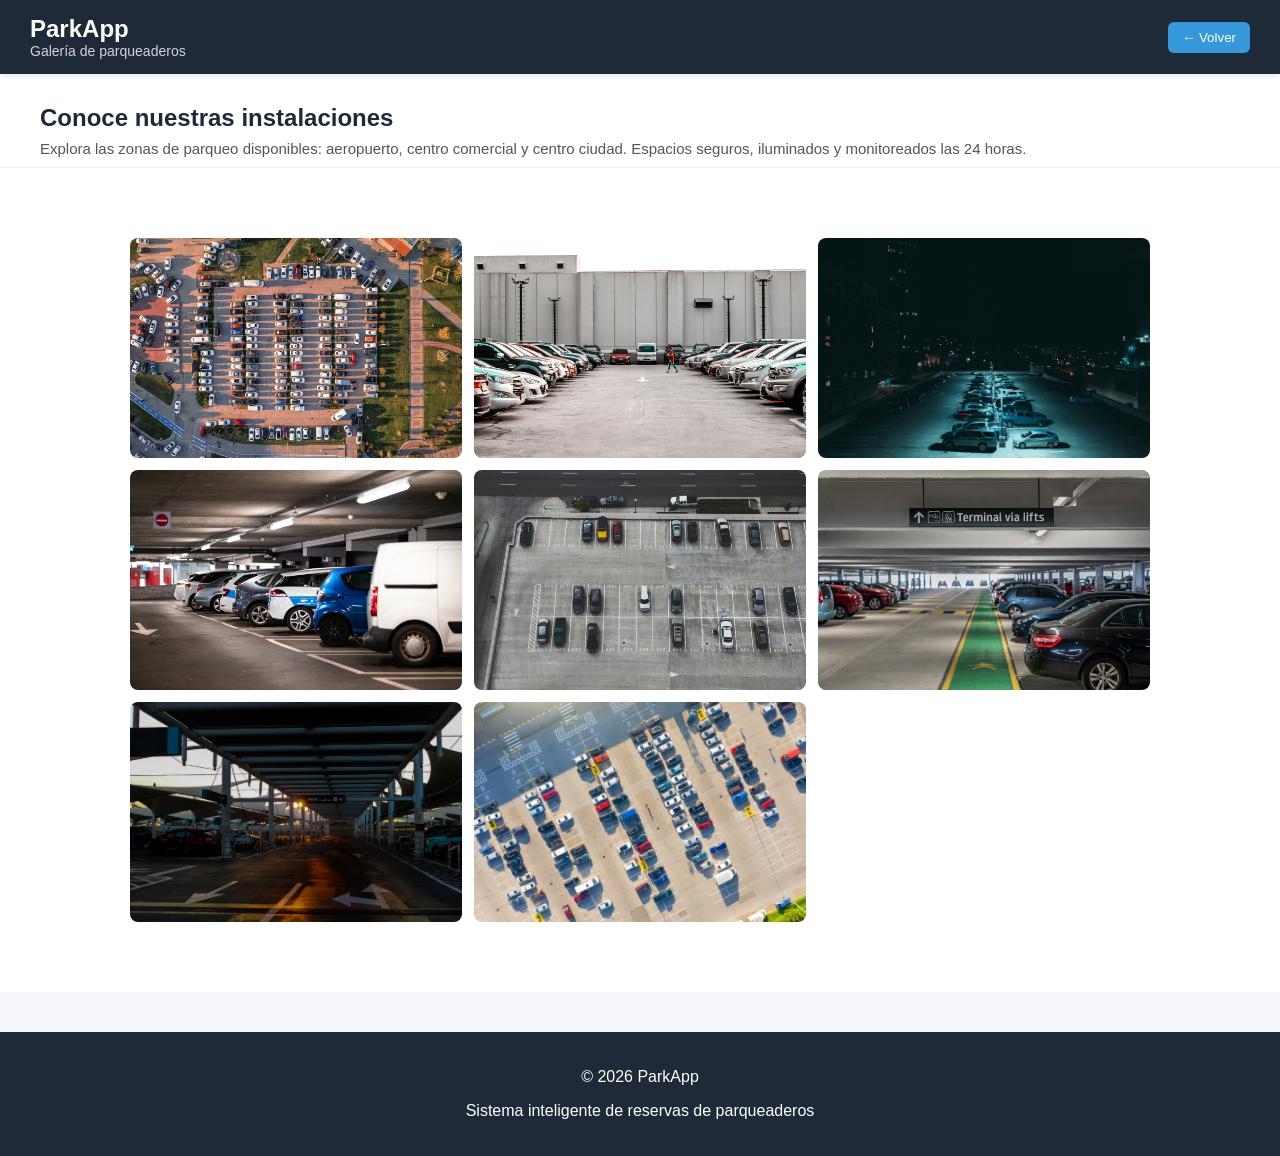
<file: Frontend/galeria.html>
<!DOCTYPE html>
<html lang="es">
<head>
<meta charset="UTF-8">
<meta name="viewport" content="width=device-width, initial-scale=1.0">
<title>Galería | ParkApp</title>
<link rel="stylesheet" href="css/styles.css">
</head>

<body>

<!-- HEADER PÁGINA INTERNA -->
<header class="header">
  <div class="header-left">
    <h1 class="logo" onclick="window.location.href='index.html'">ParkApp</h1>
    <p class="lema">Galería de parqueaderos</p>
  </div>
  <div class="header-right">
    <button class="btn-header" onclick="window.location.href='index.html'">← Volver</button>
  </div>
</header>

<!-- DESCRIPCION -->
<div class="pagina-interna-desc">
  <h2>Conoce nuestras instalaciones</h2>
  <p>Explora las zonas de parqueo disponibles: aeropuerto, centro comercial y centro ciudad. Espacios seguros, iluminados y monitoreados las 24 horas.</p>
</div>

<!-- GALERIA COMPLETA -->
<section class="galeria">
  <div class="galeria-completa-grid">
    <img src="img/gallery/parking1.jpg" alt="Parqueadero 1">
    <img src="img/gallery/parking2.jpg" alt="Parqueadero 2">
    <img src="img/gallery/parking3.jpg" alt="Parqueadero 3">
    <img src="img/gallery/parking4.jpg" alt="Parqueadero 4">
    <img src="img/gallery/parking5.jpg" alt="Parqueadero 5">
    <img src="img/gallery/parking6.jpg" alt="Parqueadero 6">
    <img src="img/gallery/parking7.jpg" alt="Parqueadero 7">
    <img src="img/gallery/parking8.jpg" alt="Parqueadero 8">
  </div>
</section>

<footer class="footer">
  <p>© 2026 ParkApp</p>
  <p>Sistema inteligente de reservas de parqueaderos</p>
</footer>

</body>
</html>
</file>
<file: Frontend/css/styles.css>
/* ================= AJUSTE GLOBAL ================= */

*{
box-sizing:border-box;
}

/* ================= HTML / BODY ================= */

html{
height:100%;
scroll-behavior:smooth;
}

body{
font-family:Arial;
margin:0;
background:#f4f6f9;
min-height:100vh;
}

/* ================= HEADER ================= */

.header{

background:#1e2a38;
color:white;

width:100%;

padding:15px 30px;

display:flex;
justify-content:space-between;
align-items:center;

position:sticky;
top:0;

z-index:9999;

box-shadow:0 2px 6px rgba(0,0,0,0.1);

}

.header-left{
display:flex;
flex-direction:column;
}

.logo{
margin:0;
font-size:24px;
cursor:pointer;
white-space:nowrap;
}

.lema{
margin:0;
font-size:14px;
opacity:.8;
}

.header-right{
display:flex;
gap:10px;
align-items:center;
flex-wrap:nowrap;
}

.btn-header{

padding:8px 14px;

border:none;
border-radius:6px;

background:#3498db;
color:white;

cursor:pointer;

white-space:nowrap;

}

.btn-header:hover{
background:#2980b9;
}

/* ================= CATEGORIAS ================= */

.categorias{
padding:30px;
text-align:center;
}

.categoria-container{
display:flex;
justify-content:center;
gap:30px;
flex-wrap:wrap;
}

.categoria-card{

background:white;
padding:20px;
border-radius:10px;
box-shadow:0 4px 10px rgba(0,0,0,.1);

width:150px;

transition:.3s;
cursor:pointer;

}

.categoria-card:hover{
transform:translateY(-5px);
}

.categoria-card img{
width:60px;
margin-bottom:10px;
}

/* categoria seleccionada */

.categoria-card.activa{

border:2px solid #3498db;
transform:scale(1.05);
background:#eef6ff;

}

/* ================= ZONAS ================= */

.zonas{
padding:30px;
}

.titulo-zonas{
text-align:center;
margin-bottom:25px;
}

.zonas-container{

display:grid;

grid-template-columns:repeat(auto-fit,minmax(250px,1fr));

gap:20px;

}

.zona-card{

background:white;

padding:20px;

border-radius:10px;

box-shadow:0 4px 10px rgba(0,0,0,.1);

text-align:center;

transition:.3s;

}

.zona-card:hover{
transform:translateY(-5px);
}

.zona-img{

height:120px;

background:#ddd;

margin-bottom:10px;

border-radius:8px;

width: 100%;

}

/* ================= TITULO PLAZAS ================= */

.titulo-plazas{
text-align:center;
margin-top:20px;
}

/* ================= CONTADOR ================= */

.contador{

display:flex;
justify-content:center;
gap:40px;

font-weight:bold;

background:white;

margin:20px;
padding:15px;

border-radius:10px;

box-shadow:0 4px 10px rgba(0,0,0,.08);

flex-wrap:wrap;

}

/* ================= CONTENEDOR PLAZAS ================= */

.buscador-reservas{
padding:24px 30px 10px;
}

.buscador-inner{
max-width:1100px;
margin:0 auto;
background:white;
border-radius:12px;
box-shadow:0 4px 12px rgba(0,0,0,.08);
padding:20px;
display:grid;
grid-template-columns:1fr 1.2fr;
gap:18px;
align-items:center;
}

.buscador-inner h2{
margin:0 0 6px;
}

.buscador-inner p{
margin:0;
color:#667085;
}

.buscador-controles{
display:grid;
grid-template-columns:1fr auto auto;
gap:10px;
}

.buscador-campo input{
width:100%;
height:42px;
border:1px solid #d8dee8;
border-radius:8px;
padding:0 12px;
}

.btn-buscar-plaza,
.btn-limpiar-busqueda{
height:42px;
border:0;
border-radius:8px;
font-weight:bold;
padding:0 14px;
cursor:pointer;
}

.btn-buscar-plaza{
background:#3498db;
color:white;
}

.btn-limpiar-busqueda{
background:#edf2f7;
color:#344054;
}

#parkingContainer{

display:grid;

grid-template-columns:repeat(auto-fit,minmax(260px,1fr));

gap:20px;

padding:30px;

}

/* ================= TARJETAS ================= */

.tarjeta{

background:white;

border-radius:12px;

padding:18px;

box-shadow:0 4px 12px rgba(0,0,0,0.08);

transition:.25s;

border-left:6px solid transparent;

position:relative;

}

.tarjeta:hover{
transform:translateY(-5px);
}

/* ================= ESTADOS ================= */

.tarjeta.disponible{
border-left:6px solid #27ae60;
}

.tarjeta.reservado{
border-left:6px solid #f1c40f;
}

.tarjeta.ocupado{
border-left:6px solid #e74c3c;
}

/* ================= ESTADO TEXTO ================= */

.estado{
font-weight:bold;
}

.estado.disponible{color:#27ae60;}
.estado.reservado{color:#f1c40f;}
.estado.ocupado{color:#e74c3c;}

/* ================= BOTONES ================= */

.tarjeta button{

margin-top:10px;

padding:8px 12px;

border:none;

border-radius:6px;

font-weight:bold;

cursor:pointer;

}

.btn-reservar{
background:#27ae60;
color:white;
}

.btn-cancelar{
background:#e74c3c;
color:white;
}

.btn-detalle{
background:#edf2f7;
color:#344054;
margin-right:8px;
}

.plaza-features{
display:flex;
flex-wrap:wrap;
gap:6px;
min-height:28px;
margin:8px 0;
}

.plaza-feature{
font-size:12px;
font-weight:bold;
background:#eef6ff;
color:#236192;
border:1px solid #cfe7ff;
border-radius:999px;
padding:5px 8px;
}

.tarjeta .btn-favorito{
position:absolute;
top:10px;
right:10px;
width:34px;
height:34px;
padding:0;
margin:0;
border-radius:50%;
border:1px solid #d8dee8;
background:#ffffff;
color:#7f8c8d;
font-size:22px;
line-height:1;
display:flex;
align-items:center;
justify-content:center;
box-shadow:0 2px 6px rgba(0,0,0,.08);
}

.tarjeta .btn-favorito:hover{
background:#fff5f6;
color:#e74c3c;
}

.tarjeta .btn-favorito.activo{
background:#ffecef;
border-color:#f5a6b0;
color:#e74c3c;
}

.tarjeta h3{
padding-right:38px;
}

.modal-detalle-plaza{
max-width:820px;
width:92%;
text-align:left;
}

.detalle-header{
display:flex;
justify-content:space-between;
gap:16px;
align-items:flex-start;
margin-bottom:18px;
}

.detalle-eyebrow{
margin:0 0 4px;
color:#667085;
font-weight:bold;
font-size:13px;
}

.detalle-header h2{
margin:0;
}

.detalle-estado{
border-radius:999px;
padding:7px 10px;
font-weight:bold;
font-size:12px;
background:#edf2f7;
}

.detalle-estado.disponible{color:#137a3a;background:#eafaf0;}
.detalle-estado.reservado{color:#9a6a00;background:#fff8df;}
.detalle-estado.ocupado{color:#a83228;background:#fff0ee;}

.detalle-grid{
display:grid;
grid-template-columns:260px 1fr;
gap:18px;
}

.detalle-imagen{
min-height:190px;
border-radius:10px;
background:linear-gradient(135deg,#1e2a38,#3498db);
}

.detalle-info p{
line-height:1.5;
}

.detalle-features{
display:grid;
grid-template-columns:repeat(auto-fit,minmax(130px,1fr));
gap:10px;
margin-top:12px;
}

.detalle-feature{
border:1px solid #e4e7ec;
border-radius:8px;
padding:10px;
display:flex;
gap:8px;
align-items:center;
}

.detalle-feature span{
width:28px;
height:28px;
border-radius:50%;
background:#eef6ff;
color:#236192;
display:flex;
align-items:center;
justify-content:center;
font-size:12px;
font-weight:bold;
}

.detalle-politicas{
margin-top:18px;
padding-top:14px;
border-top:1px solid #e4e7ec;
}

.detalle-politicas h3{
display:inline-block;
border-bottom:3px solid #3498db;
padding-bottom:4px;
}

.btn-whatsapp{
position:fixed;
right:22px;
bottom:22px;
width:56px;
height:56px;
border-radius:50%;
background:#25d366;
color:white;
display:flex;
align-items:center;
justify-content:center;
font-weight:bold;
text-decoration:none;
box-shadow:0 8px 20px rgba(0,0,0,.22);
z-index:9998;
}

/* ================= GALERIA ================= */

.galeria {
  width: 100%;
  padding: 40px;
  background: white;
  text-align: center;
}

.galeria h2 {
  margin-bottom: 20px;
}

.galeria-grid {
  display: grid;
  grid-template-columns: 2fr 1fr 1fr;
  grid-template-rows: 200px 200px;
  gap: 10px;
  max-width: 1000px;
  margin: 0 auto;
}

.galeria-grid img {
  width: 100%;
  height: 100%;
  object-fit: cover;
  border-radius: 8px;
  cursor: pointer;
  transition: opacity 0.3s;
}

.galeria-grid img:hover {
  opacity: 0.85;
}

/* Imagen grande: ocupa toda la columna izquierda (2 filas) */
.galeria-principal {
  grid-column: 1;
  grid-row: 1 / span 2;
}

/* Las 4 pequeñas se ubican automáticamente en la columna 2 y 3 */

.btn-galeria {
  margin-top: 20px;
  padding: 10px 18px;
  border: none;
  border-radius: 6px;
  background: #3498db;
  color: white;
  cursor: pointer;
}

.btn-galeria:hover {
  background: #2980b9;
}

@media (max-width: 768px) {
  .buscador-inner{
    grid-template-columns:1fr;
  }

  .buscador-controles{
    grid-template-columns:1fr;
  }

  .detalle-grid{
    grid-template-columns:1fr;
  }

  .galeria-grid {
    grid-template-columns: 1fr 1fr;
    grid-template-rows: auto;
  }

  .galeria-principal {
    grid-column: 1 / span 2;
    grid-row: auto;
    height: 200px;
  }
}

/* ================= CARACTERISTICAS ================= */

.caracteristicas{

padding:40px;

background:#f4f6f9;

text-align:center;

}

.caracteristicas h2{
margin-bottom:30px;
}

.caracteristicas-container{

display:flex;

justify-content:center;

gap:30px;

flex-wrap:wrap;

}

.caracteristica{

background:white;

padding:25px;

border-radius:10px;

width:220px;

box-shadow:0 4px 10px rgba(0,0,0,.08);

transition:.3s;

}

.caracteristica:hover{
transform:translateY(-5px);
}

.caracteristica img{
width:50px;
margin-bottom:10px;
}

/* ================= POLITICAS ================= */

.politicas{

padding:40px;

background:white;

margin:30px;

}

.politicas h2{

text-align:center;

margin-bottom:20px;

}

.politicas-container{

display:flex;

gap:20px;

justify-content:center;

flex-wrap:wrap;

}

.politica{

background:#f4f6f9;

padding:20px;

border-radius:10px;

width:250px;

}

/* ================= FOOTER ================= */

.footer{

background:#1e2a38;

color:white;

text-align:center;

padding:20px;

margin-top:40px;

}

/* ================= NOTIFICACION ================= */

#notificacion{

position:fixed;

top:20px;
right:20px;

background:#333;

color:white;

padding:12px 18px;

border-radius:8px;

opacity:0;

transform:translateY(-20px);

transition:.3s;

}

#notificacion.mostrar{

opacity:1;

transform:translateY(0);

}

.notif-reserva{
background:#27ae60;
}

.notif-cancelar{
background:#e74c3c;
}
/* ================= MODAL GALERIA ================= */

.modal{

display:none;

position:fixed;

top:0;
left:0;

width:100%;
height:100%;

background:rgba(0,0,0,0.9);

justify-content:center;
align-items:center;

z-index:10000;

}

.modal-img{

max-width:80%;
max-height:80%;

border-radius:10px;

}

.cerrar{

position:absolute;

top:30px;
right:40px;

font-size:40px;

color:white;

cursor:pointer;

}

/* flechas */

.flecha{

position:absolute;

top:50%;

transform:translateY(-50%);

background:none;

border:none;

font-size:40px;

color:white;

cursor:pointer;

}

.izquierda{
left:40px;
}

.derecha{
right:40px;
}

.modal-contenido{
  background:white;
  padding:30px;
  border-radius:10px;
  display:flex;
  flex-direction:column;
  gap:12px;
  min-width:300px;
}

.modal input{
  padding:8px;
  border-radius:6px;
  border:1px solid #ccc;
}

.modal button{
  padding:10px;
  background:#3498db;
  color:white;
  border:none;
  border-radius:6px;
  cursor:pointer;
}

.modal button:hover{
  background:#2980b9;
}

.modal .cerrar{
  position:absolute;
  top:10px;
  right:15px;
  font-size:24px;
  cursor:pointer;
}
.categoria-card.deshabilitado {
  opacity: 0.4;
  cursor: not-allowed;
  pointer-events: none;
}

.btn-zona:disabled {
  opacity: 0.4;
  cursor: not-allowed;
}
/* ================= EXTRAS ================= */

.extras-container {
  display: flex;
  flex-wrap: wrap;
  gap: 6px;
  margin: 8px 0;
}

.extra-badge {
  font-size: 12px;
  padding: 3px 8px;
  border-radius: 20px;
  font-weight: bold;
}

.extra-si {
  background: #eafaf1;
  color: #27ae60;
  border: 1px solid #27ae60;
}

.extra-no {
  background: #fdf2f2;
  color: #e74c3c;
  border: 1px solid #e74c3c;
}
/* ================= FECHA RESERVA ================= */

.fecha-wrapper {
  display: flex;
  align-items: center;
  gap: 12px;
  flex-wrap: wrap;
  background: white;
  padding: 14px 30px;
  box-shadow: 0 4px 10px rgba(0,0,0,0.08);
  margin: 0 20px 10px 20px;
  border-radius: 10px;
}

.fecha-wrapper label {
  font-weight: bold;
  color: #1e2a38;
}

.fecha-wrapper input[type="date"] {
  padding: 8px 12px;
  border: 2px solid #3498db;
  border-radius: 6px;
  font-size: 14px;
  cursor: pointer;
}

.fecha-error {
  color: #e74c3c;
  font-size: 13px;
  font-weight: bold;
  display: none;
}

.fecha-error.visible {
  display: inline;
}

/* ================= EXTRAS ================= */

.extras-container {
  display: flex;
  flex-wrap: wrap;
  gap: 6px;
  margin: 8px 0;
}

.extra-badge {
  font-size: 12px;
  padding: 3px 8px;
  border-radius: 20px;
  font-weight: bold;
}

.extra-si {
  background: #eafaf1;
  color: #27ae60;
  border: 1px solid #27ae60;
}

.extra-no {
  background: #fdf2f2;
  color: #e74c3c;
  border: 1px solid #e74c3c;
}

/* ================= FECHA EN TARJETA ================= */

.plaza-fecha {
  font-size: 13px;
  color: #3498db;
  font-weight: bold;
  margin: 4px 0;
}
/* ================= BOTON OCUPADA ================= */

.btn-ocupada {
  background: #e74c3c;
  color: white;
  margin-top: 10px;
  padding: 8px 12px;
  border: none;
  border-radius: 6px;
  font-weight: bold;
  cursor: pointer;
  opacity: 0.85;
}

.btn-ocupada:hover {
  opacity: 1;
}
/* ================= PAGINA INTERNA DESC ================= */

.pagina-interna-desc {
  padding: 30px 40px 10px 40px;
  background: white;
  border-bottom: 1px solid #eee;
}

.pagina-interna-desc h2 {
  margin: 0 0 8px 0;
  color: #1e2a38;
}

.pagina-interna-desc p {
  margin: 0;
  color: #555;
  font-size: 15px;
}

/* ================= GALERIA COMPLETA ================= */

.galeria-completa-grid {
  display: grid;
  grid-template-columns: repeat(3, 1fr);
  gap: 12px;
  padding: 30px 40px;
  max-width: 1100px;
  margin: 0 auto;
}

.galeria-completa-grid img {
  width: 100%;
  height: 220px;
  object-fit: cover;
  border-radius: 8px;
  transition: transform 0.3s, opacity 0.3s;
  cursor: pointer;
}

.galeria-completa-grid img:hover {
  transform: scale(1.03);
  opacity: 0.9;
}

@media (max-width: 768px) {
  .galeria-completa-grid {
    grid-template-columns: repeat(2, 1fr);
    padding: 20px;
  }
}

@media (max-width: 480px) {
  .galeria-completa-grid {
    grid-template-columns: 1fr;
  }
}

/* ================= AVATAR ================= */
.avatar {
  width: 36px;
  height: 36px;
  background: #3498db;
  border-radius: 50%;
  display: flex;
  align-items: center;
  justify-content: center;
  font-weight: bold;
  font-size: 14px;
  color: white;
}

#usuarioInfo {
  display: flex;
  align-items: center;
  gap: 8px;
  color: white;
}

/* ================= VEHICULOS CTA ================= */
.vehiculos-cta {
  background: white;
  padding: 30px 40px;
  border-bottom: 1px solid #eee;
}

.vehiculos-cta-inner {
  display: flex;
  justify-content: space-between;
  align-items: center;
  max-width: 1100px;
  margin: 0 auto;
  gap: 20px;
}

.vehiculos-cta-titulo {
  font-size: 22px;
  color: #1e2a38;
  margin: 0 0 10px 0;
}

.vehiculos-cta-desc {
  color: #555;
  font-size: 15px;
  margin: 0 0 16px 0;
}

.vehiculos-cta-icon {
  font-size: 80px;
  opacity: 0.15;
}

.btn-ver-categorias {
  display: flex;
  align-items: center;
  gap: 8px;
  padding: 10px 18px;
  background: #1e2a38;
  color: white;
  border: none;
  border-radius: 8px;
  cursor: pointer;
  font-size: 14px;
  font-weight: bold;
  transition: background 0.2s;
}

.btn-ver-categorias:hover {
  background: #3498db;
}

.btn-ver-categorias.activo {
  background: #3498db;
}

/* ================= AVISO LOGIN ================= */
.aviso-login-banner {
  display: flex;
  align-items: center;
  gap: 16px;
  background: #fff8e1;
  border: 1px solid #f1c40f;
  border-radius: 10px;
  padding: 16px 24px;
  margin: 10px 30px;
  flex-wrap: wrap;
}

.aviso-login-icono {
  font-size: 28px;
}

.aviso-login-texto {
  flex: 1;
  display: flex;
  flex-direction: column;
  gap: 4px;
}

.aviso-login-texto strong {
  color: #1e2a38;
  font-size: 15px;
}

.aviso-login-texto span {
  color: #666;
  font-size: 13px;
}

.aviso-login-btn {
  padding: 9px 18px;
  background: #3498db;
  color: white;
  border: none;
  border-radius: 6px;
  cursor: pointer;
  font-weight: bold;
  white-space: nowrap;
}

/* ================= BOTON VOLVER ================= */
.btn-volver {
  display: none;
  margin: 10px 30px;
  padding: 9px 18px;
  background: #1e2a38;
  color: white;
  border: none;
  border-radius: 6px;
  cursor: pointer;
  font-size: 14px;
  font-weight: bold;
}

.btn-volver:hover {
  background: #3498db;
}

/* ================= AVISO LOGIN PLAZAS ================= */
.aviso-login {
  text-align: center;
  padding: 40px;
  color: #888;
  font-size: 16px;
  grid-column: 1 / -1;
}

/* ================= MIS RESERVAS ================= */
.mis-reservas-wrapper {
  background: white;
  margin: 20px 30px;
  padding: 24px;
  border-radius: 12px;
  box-shadow: 0 4px 10px rgba(0,0,0,0.08);
}

.mis-reservas-header {
  display: flex;
  align-items: center;
  gap: 14px;
  margin-bottom: 16px;
}

.mis-reservas-icono {
  font-size: 32px;
}

.mis-reservas-titulo {
  margin: 0;
  color: #1e2a38;
  font-size: 18px;
}

.mis-reservas-subtitulo {
  margin: 0;
  color: #888;
  font-size: 13px;
}

.mis-reservas-grid {
  display: grid;
  grid-template-columns: repeat(auto-fill, minmax(200px, 1fr));
  gap: 16px;
}

.reserva-card {
  background: #f4f6f9;
  border-radius: 10px;
  padding: 16px;
  border-left: 4px solid #3498db;
}

.reserva-card p {
  margin: 4px 0;
  font-size: 14px;
  color: #444;
}

.reserva-fecha {
  color: #3498db;
  font-weight: bold;
}

/* ================= BADGE NOTIF ================= */
.badge-notif {
  position: absolute;
  top: -6px;
  right: -6px;
  background: #e74c3c;
  color: white;
  border-radius: 50%;
  width: 18px;
  height: 18px;
  font-size: 11px;
  display: flex;
  align-items: center;
  justify-content: center;
  font-weight: bold;
}

/* ================= MENSAJE CARD ================= */
.mensaje-card {
  background: #f4f6f9;
  border-radius: 8px;
  padding: 14px;
  margin-bottom: 10px;
  border-left: 4px solid #3498db;
}

.mensaje-card h4 {
  margin: 0 0 6px 0;
  color: #1e2a38;
}

.mensaje-card p {
  margin: 0 0 6px 0;
  color: #555;
  font-size: 14px;
}

.mensaje-card small {
  color: #aaa;
  font-size: 12px;
}

/* ================= BTN LIBERAR ================= */
.btn-liberar {
  background: #27ae60;
  color: white;
  margin-top: 10px;
  padding: 8px 12px;
  border: none;
  border-radius: 6px;
  font-weight: bold;
  cursor: pointer;
}

.btn-liberar:hover {
  background: #219a52;
}

/* ================= NOTIF CORREO ================= */
#notifCorreo {
  display: none;
  position: fixed;
  top: 80px;
  left: 50%;
  transform: translateX(-50%);
  background: #27ae60;
  color: white;
  padding: 12px 24px;
  border-radius: 8px;
  font-weight: bold;
  z-index: 99999;
  box-shadow: 0 4px 12px rgba(0,0,0,0.2);
}

#notifHU19 {
  display: none;
  position: fixed;
  bottom: 24px;
  right: 24px;
  background: #e74c3c;
  color: white;
  padding: 12px 20px;
  border-radius: 8px;
  font-size: 14px;
  z-index: 99999;
}

/* ================= FECHA RESERVA CONTAINER ================= */
#fechaReservaContainer {
  display: none;
}

/* ================= RESPONSIVE ================= */
@media (max-width: 768px) {
  .vehiculos-cta-inner {
    flex-direction: column;
    text-align: center;
  }

  .vehiculos-cta-icon {
    display: none;
  }

  .contador {
    gap: 20px;
    font-size: 14px;
  }

  .zonas-container {
    grid-template-columns: 1fr;
  }

  .mis-reservas-wrapper {
    margin: 10px;
  }
}

/* ================= CATEGORIA CARD INFO ================= */
.categoria-card-info {
  text-align: center;
  color: #888;
  font-size: 12px;
  padding: 4px 10px;
}

.categoria-card h3 {
  margin: 0;
  font-size: 15px;
  color: #1e2a38;
}

/* ================= SECCION CATEGORIAS ================= */
.categorias {
  padding: 30px;
  background: #f4f6f9;
}

.categorias h2 {
  text-align: center;
  margin-bottom: 20px;
  color: #1e2a38;
}

.categoria-container {
  display: flex;
  justify-content: center;
  gap: 20px;
  flex-wrap: wrap;
  margin-bottom: 10px;
}

.categoria-card {
  background: white;
  padding: 20px;
  border-radius: 12px;
  box-shadow: 0 4px 10px rgba(0,0,0,0.08);
  width: 140px;
  text-align: center;
  transition: 0.3s;
  cursor: pointer;
  border: 2px solid transparent;
}

.categoria-card:hover {
  transform: translateY(-5px);
  border-color: #3498db;
}

.categoria-card.activa {
  border: 2px solid #3498db;
  transform: scale(1.05);
  background: #eef6ff;
}
.vehiculos-cta {
  position: relative;
  padding: 60px 20px;
  overflow: hidden;
}

.vehiculos-cta::before {
  content: "";
  position: absolute;
  inset: 0;

  background-image: url("../img/descripcion.png"); 
  background-size: cover;
  background-position: center;
  background-repeat: no-repeat;

  opacity: 0.25;
  z-index: 0;
}

.vehiculos-cta-inner {
  position: relative;
  z-index: 1;
}
.categoria-card img {
  width: 64px;
  height: 64px;
  object-fit: contain;
  margin-bottom: 8px;
}

.categoria-dims {
  font-size: 11px;
  color: #888;
  line-height: 1.6;
  margin: 8px 0 0 0;
  padding-top: 8px;
  border-top: 1px solid #eee;
  text-align: center;
}
/* ── Agregar al FINAL de styles.css ── */

/* Imagen dentro de la tarjeta de categoría */
.categoria-card img {
  width: 64px;
  height: 64px;
  object-fit: contain;
  margin-bottom: 8px;
}

/* Emoji de respaldo (cuando no hay imagen) */
.cat-emoji {
  font-size: 44px;
  margin-bottom: 8px;
  display: block;
}

/* Dimensiones debajo del nombre */
.categoria-dims {
  font-size: 11px;
  color: #888;
  line-height: 1.6;
  margin: 8px 0 0 0;
  padding-top: 8px;
  border-top: 1px solid #eee;
  text-align: center;
}
.plaza-rating { display: flex; gap: 4px; margin: 6px 0; }
.estrella { font-size: 20px; cursor: pointer; color: #ddd; transition: color 0.2s; }
.estrella.activa { color: #f1c40f; }
.estrella:hover { color: #f1c40f; }

.btn-compartir {
  padding: 6px 12px; background: #f0f4f8; border: 1px solid #ddd;
  border-radius: 6px; cursor: pointer; font-size: 12px;
  color: #555; margin-top: 6px; width: 100%;
}
.btn-compartir:hover { background: #e8edf2; }
</file>
